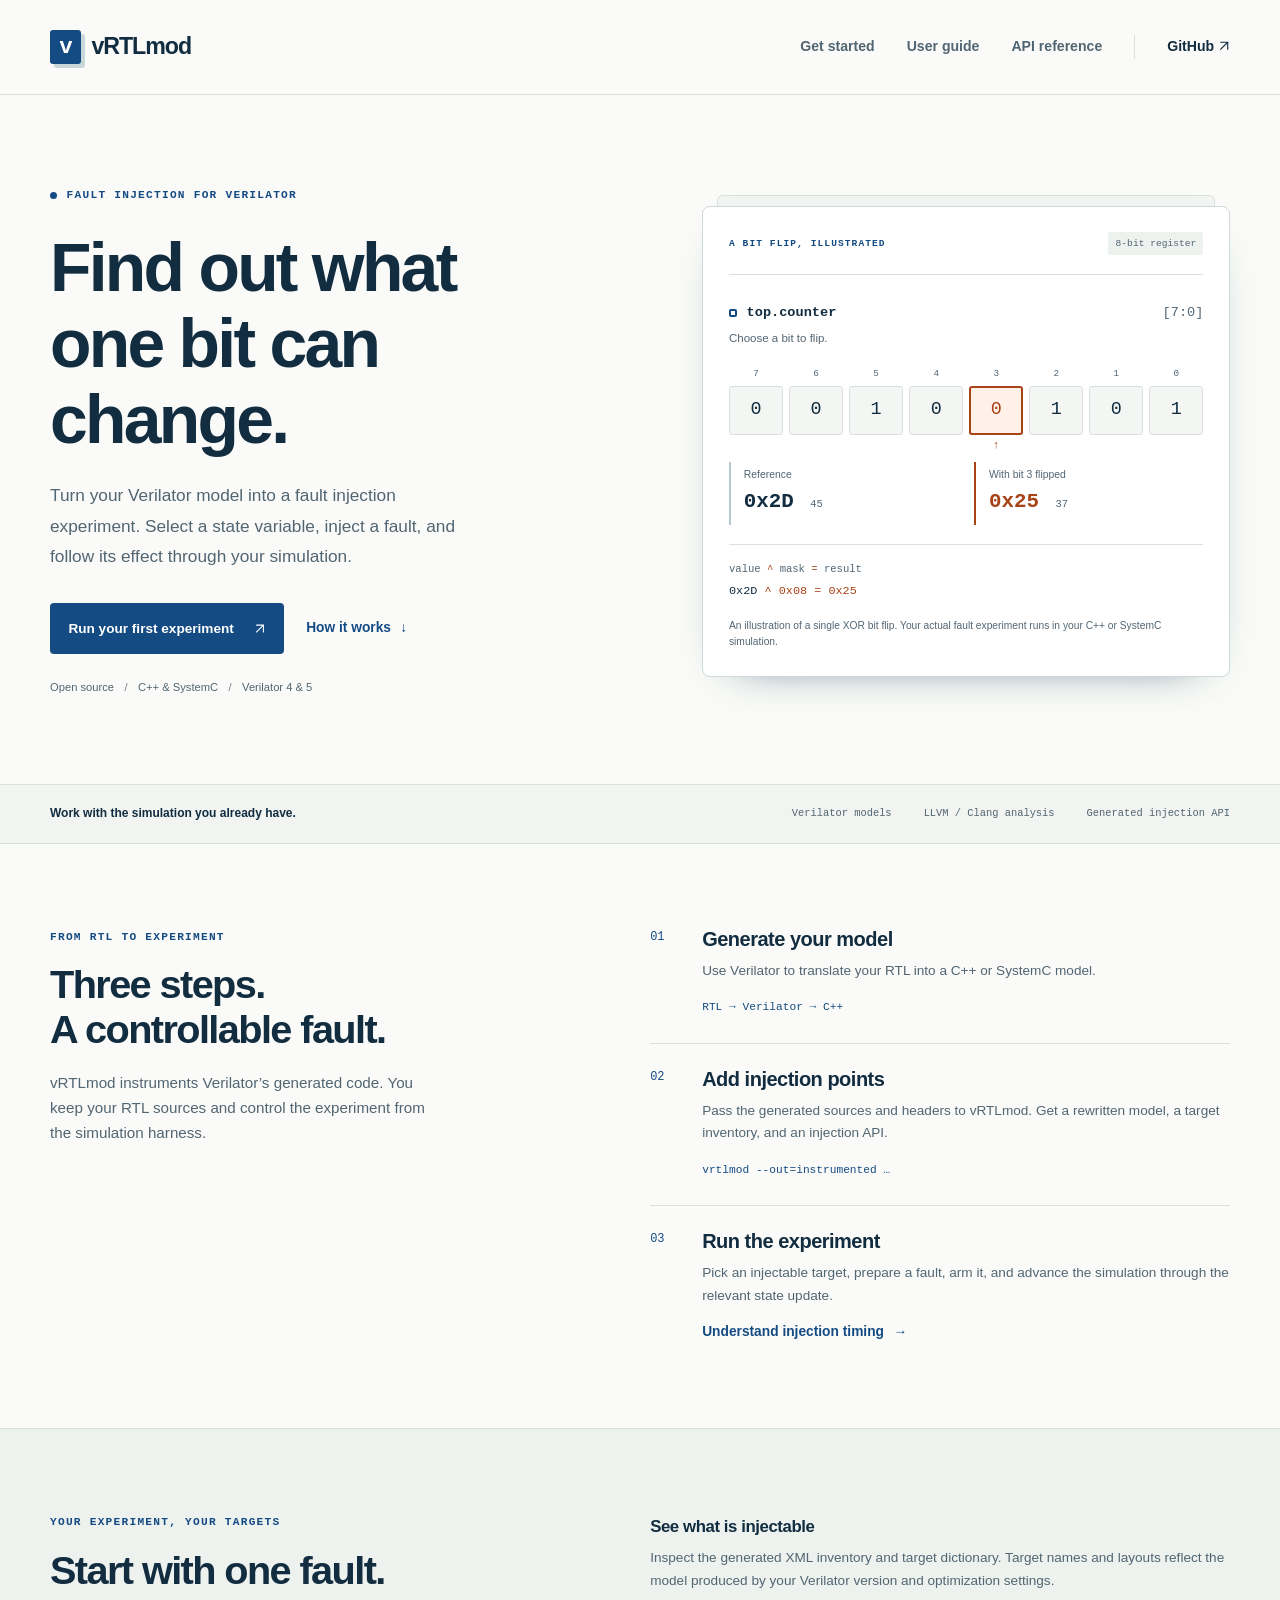
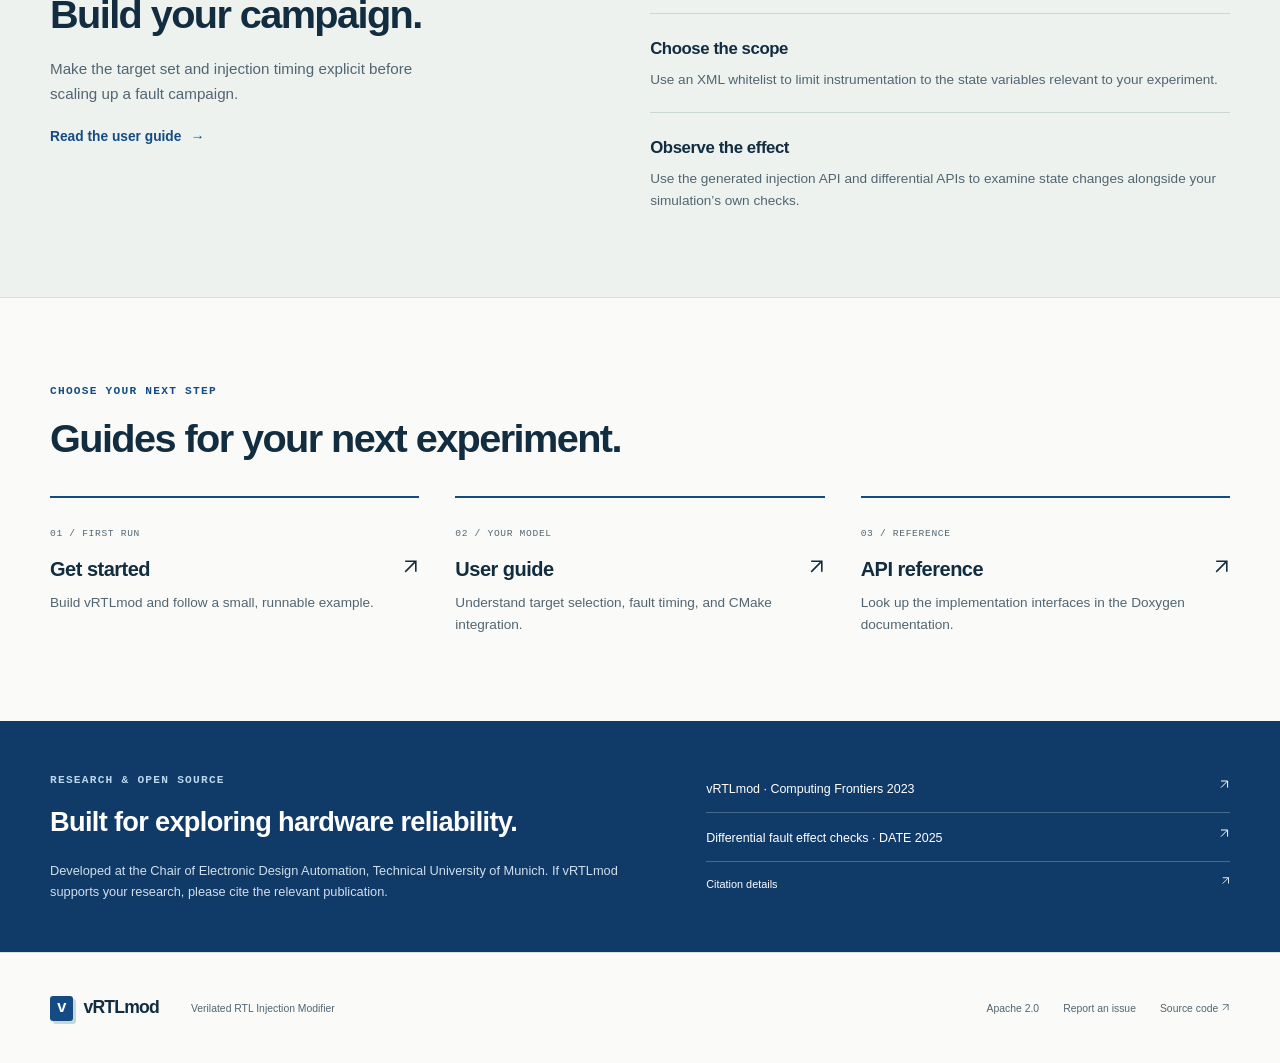
<file: docs/site/index.html>
<!doctype html>
<html lang="en">
<head>
  <meta charset="utf-8">
  <meta name="viewport" content="width=device-width, initial-scale=1">
  <meta name="description" content="Use vRTLmod to add fault injection to Verilator C++ and SystemC models. Get started, select injection targets, and run your first fault experiment.">
  <meta name="theme-color" content="#154b83">
  <title>vRTLmod — Fault injection for Verilator models</title>
  <link rel="icon" href="assets/vrtlmod-icon.svg" type="image/svg+xml">
  <link rel="stylesheet" href="assets/site.css">
  <script src="assets/site.js" defer></script>
</head>
<body>
  <a class="skip-link" href="#main">Skip to content</a>
  <header class="site-header">
    <div class="shell header-inner">
      <a class="brand" href="index.html" aria-label="vRTLmod home"><span class="brand-mark" aria-hidden="true">v</span>vRTLmod</a>
      <nav aria-label="Main">
        <a href="getting-started.html">Get started</a>
        <a href="using-vrtlmod.html">User guide</a>
        <a href="api/index.html">API reference</a>
        <a class="nav-external" href="https://github.com/tum-ei-eda/vrtlmod">GitHub <svg class="arrow" aria-hidden="true" viewBox="0 0 16 16" fill="none"><path d="M3 13 13 3M3 3h10v10" stroke="currentColor" stroke-width="1.5"/></svg></a>
      </nav>
    </div>
  </header>

  <main id="main">
    <section class="hero shell" aria-labelledby="hero-title">
      <div class="hero-copy">
        <p class="eyebrow"><span class="status-dot" aria-hidden="true"></span> Fault injection for Verilator</p>
        <h1 id="hero-title">Find out what<br>one bit can change.</h1>
        <p class="hero-description">Turn your Verilator model into a fault injection experiment. Select a state variable, inject a fault, and follow its effect through your simulation.</p>
        <div class="actions">
          <a class="button button-primary" href="getting-started.html">Run your first experiment <svg class="arrow" aria-hidden="true" viewBox="0 0 16 16" fill="none"><path d="M3 13 13 3M3 3h10v10" stroke="currentColor" stroke-width="1.5"/></svg></a>
          <a class="text-link" href="#workflow">How it works <span aria-hidden="true">↓</span></a>
        </div>
        <p class="hero-meta">Open source <span aria-hidden="true">/</span> C++ &amp; SystemC <span aria-hidden="true">/</span> Verilator 4 &amp; 5</p>
      </div>

      <div class="experiment" aria-labelledby="experiment-title">
        <div class="experiment-header">
          <span class="eyebrow" id="experiment-title">A bit flip, illustrated</span>
          <span class="experiment-tag">8-bit register</span>
        </div>
        <div class="experiment-signal"><span class="signal-dot" aria-hidden="true"></span> top.counter <span class="signal-type">[7:0]</span></div>
        <p class="experiment-prompt">Choose a bit to flip.</p>
        <div class="bit-labels" aria-hidden="true"><span>7</span><span>6</span><span>5</span><span>4</span><span>3</span><span>2</span><span>1</span><span>0</span></div>
        <div class="bit-register" role="group" aria-label="Select the bit to flip">
          <button type="button" class="bit" data-bit="7" aria-label="Flip bit 7" aria-pressed="false">0</button>
          <button type="button" class="bit" data-bit="6" aria-label="Flip bit 6" aria-pressed="false">0</button>
          <button type="button" class="bit" data-bit="5" aria-label="Flip bit 5" aria-pressed="false">1</button>
          <button type="button" class="bit" data-bit="4" aria-label="Flip bit 4" aria-pressed="false">0</button>
          <button type="button" class="bit selected" data-bit="3" aria-label="Flip bit 3" aria-pressed="true">0</button>
          <button type="button" class="bit" data-bit="2" aria-label="Flip bit 2" aria-pressed="false">1</button>
          <button type="button" class="bit" data-bit="1" aria-label="Flip bit 1" aria-pressed="false">0</button>
          <button type="button" class="bit" data-bit="0" aria-label="Flip bit 0" aria-pressed="false">1</button>
        </div>
        <div class="experiment-values" aria-live="polite" aria-atomic="true">
          <div><span class="value-label">Reference</span><span class="register-value">0x2D <small>45</small></span></div>
          <div class="injected-value"><span class="value-label">With bit <span data-selected-bit>3</span> flipped</span><span class="register-value"><span data-fault-hex>0x25</span> <small data-fault-decimal>37</small></span></div>
        </div>
        <div class="experiment-equation"><code>value <span>^</span> mask <span>=</span> result</code><code>0x2D <span>^</span> <span data-mask>0x08</span> <span>=</span> <span data-result>0x25</span></code></div>
        <p class="experiment-note">An illustration of a single XOR bit flip. Your actual fault experiment runs in your C++ or SystemC simulation.</p>
      </div>
    </section>

    <div class="compatibility-strip">
      <div class="shell compatibility-inner"><p>Work with the simulation you already have.</p><div><span>Verilator models</span><span>LLVM / Clang analysis</span><span>Generated injection API</span></div></div>
    </div>

    <section class="shell workflow section-space" id="workflow" aria-labelledby="workflow-title">
      <div class="section-heading"><p class="eyebrow">From RTL to experiment</p><h2 id="workflow-title">Three steps.<br>A controllable fault.</h2><p>vRTLmod instruments Verilator’s generated code. You keep your RTL sources and control the experiment from the simulation harness.</p></div>
      <ol class="workflow-steps">
        <li><span class="step-number">01</span><div><h3>Generate your model</h3><p>Use Verilator to translate your RTL into a C++ or SystemC model.</p><code class="inline-command">RTL → Verilator → C++</code></div></li>
        <li><span class="step-number">02</span><div><h3>Add injection points</h3><p>Pass the generated sources and headers to vRTLmod. Get a rewritten model, a target inventory, and an injection API.</p><code class="inline-command">vrtlmod --out=instrumented …</code></div></li>
        <li><span class="step-number">03</span><div><h3>Run the experiment</h3><p>Pick an injectable target, prepare a fault, arm it, and advance the simulation through the relevant state update.</p><a class="text-link" href="using-vrtlmod.html">Understand injection timing <span aria-hidden="true">→</span></a></div></li>
      </ol>
    </section>

    <section class="experiment-section section-space" aria-labelledby="explore-title">
      <div class="shell explore-layout">
        <div class="section-heading"><p class="eyebrow">Your experiment, your targets</p><h2 id="explore-title">Start with one fault.<br>Build your campaign.</h2><p>Make the target set and injection timing explicit before scaling up a fault campaign.</p><a class="text-link" href="using-vrtlmod.html">Read the user guide <span aria-hidden="true">→</span></a></div>
        <dl class="capability-list">
          <div><dt>See what is injectable</dt><dd>Inspect the generated XML inventory and target dictionary. Target names and layouts reflect the model produced by your Verilator version and optimization settings.</dd></div>
          <div><dt>Choose the scope</dt><dd>Use an XML whitelist to limit instrumentation to the state variables relevant to your experiment.</dd></div>
          <div><dt>Observe the effect</dt><dd>Use the generated injection API and differential APIs to examine state changes alongside your simulation’s own checks.</dd></div>
        </dl>
      </div>
    </section>

    <section class="shell resources section-space" aria-labelledby="resources-title">
      <div class="section-heading"><p class="eyebrow">Choose your next step</p><h2 id="resources-title">Guides for your next experiment.</h2></div>
      <div class="resource-links">
        <a href="getting-started.html"><span class="resource-index">01 / FIRST RUN</span><h3>Get started <svg class="arrow" aria-hidden="true" viewBox="0 0 16 16" fill="none"><path d="M3 13 13 3M3 3h10v10" stroke="currentColor" stroke-width="1.5"/></svg></h3><p>Build vRTLmod and follow a small, runnable example.</p></a>
        <a href="using-vrtlmod.html"><span class="resource-index">02 / YOUR MODEL</span><h3>User guide <svg class="arrow" aria-hidden="true" viewBox="0 0 16 16" fill="none"><path d="M3 13 13 3M3 3h10v10" stroke="currentColor" stroke-width="1.5"/></svg></h3><p>Understand target selection, fault timing, and CMake integration.</p></a>
        <a href="api/index.html"><span class="resource-index">03 / REFERENCE</span><h3>API reference <svg class="arrow" aria-hidden="true" viewBox="0 0 16 16" fill="none"><path d="M3 13 13 3M3 3h10v10" stroke="currentColor" stroke-width="1.5"/></svg></h3><p>Look up the implementation interfaces in the Doxygen documentation.</p></a>
      </div>
    </section>

    <section class="research-section" aria-labelledby="research-title">
      <div class="shell research-inner"><div><p class="eyebrow">Research &amp; open source</p><h2 id="research-title">Built for exploring hardware reliability.</h2><p>Developed at the Chair of Electronic Design Automation, Technical University of Munich. If vRTLmod supports your research, please cite the relevant publication.</p></div><div class="research-links"><a href="https://doi.org/10.1145/3587135.3591435">vRTLmod · Computing Frontiers 2023 <svg class="arrow" aria-hidden="true" viewBox="0 0 16 16" fill="none"><path d="M3 13 13 3M3 3h10v10" stroke="currentColor" stroke-width="1.5"/></svg></a><a href="https://doi.org/10.23919/DATE64628.2025.10993266">Differential fault effect checks · DATE 2025 <svg class="arrow" aria-hidden="true" viewBox="0 0 16 16" fill="none"><path d="M3 13 13 3M3 3h10v10" stroke="currentColor" stroke-width="1.5"/></svg></a><a href="https://github.com/tum-ei-eda/vrtlmod/blob/master/README.adoc#publications">Citation details <svg class="arrow" aria-hidden="true" viewBox="0 0 16 16" fill="none"><path d="M3 13 13 3M3 3h10v10" stroke="currentColor" stroke-width="1.5"/></svg></a></div></div>
    </section>
  </main>

  <footer class="site-footer"><div class="shell footer-inner"><a class="brand" href="index.html"><span class="brand-mark" aria-hidden="true">v</span>vRTLmod</a><p>Verilated RTL Injection Modifier</p><nav aria-label="Footer"><a href="https://github.com/tum-ei-eda/vrtlmod/blob/master/LICENSE">Apache 2.0</a><a href="https://github.com/tum-ei-eda/vrtlmod/issues">Report an issue</a><a href="https://github.com/tum-ei-eda/vrtlmod">Source code <svg class="arrow" aria-hidden="true" viewBox="0 0 16 16" fill="none"><path d="M3 13 13 3M3 3h10v10" stroke="currentColor" stroke-width="1.5"/></svg></a></nav></div></footer>
</body>
</html>
</file>
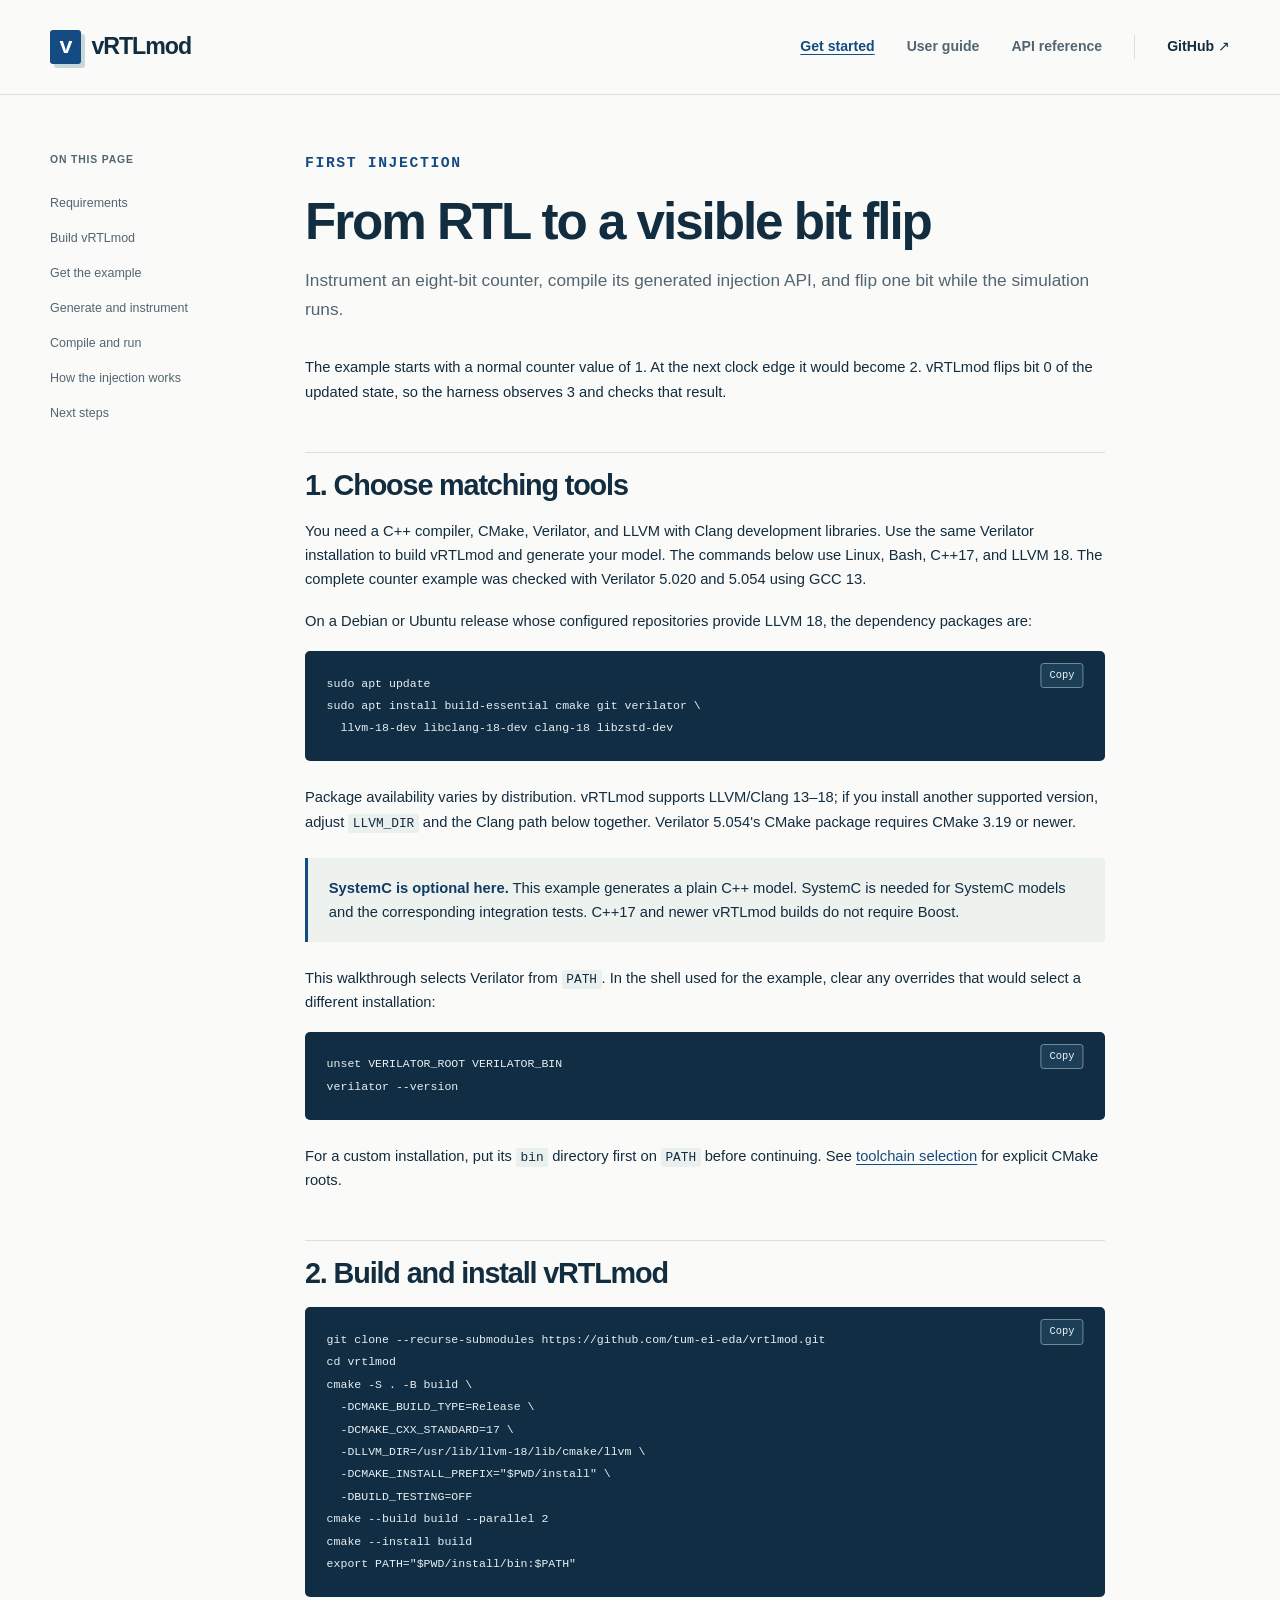
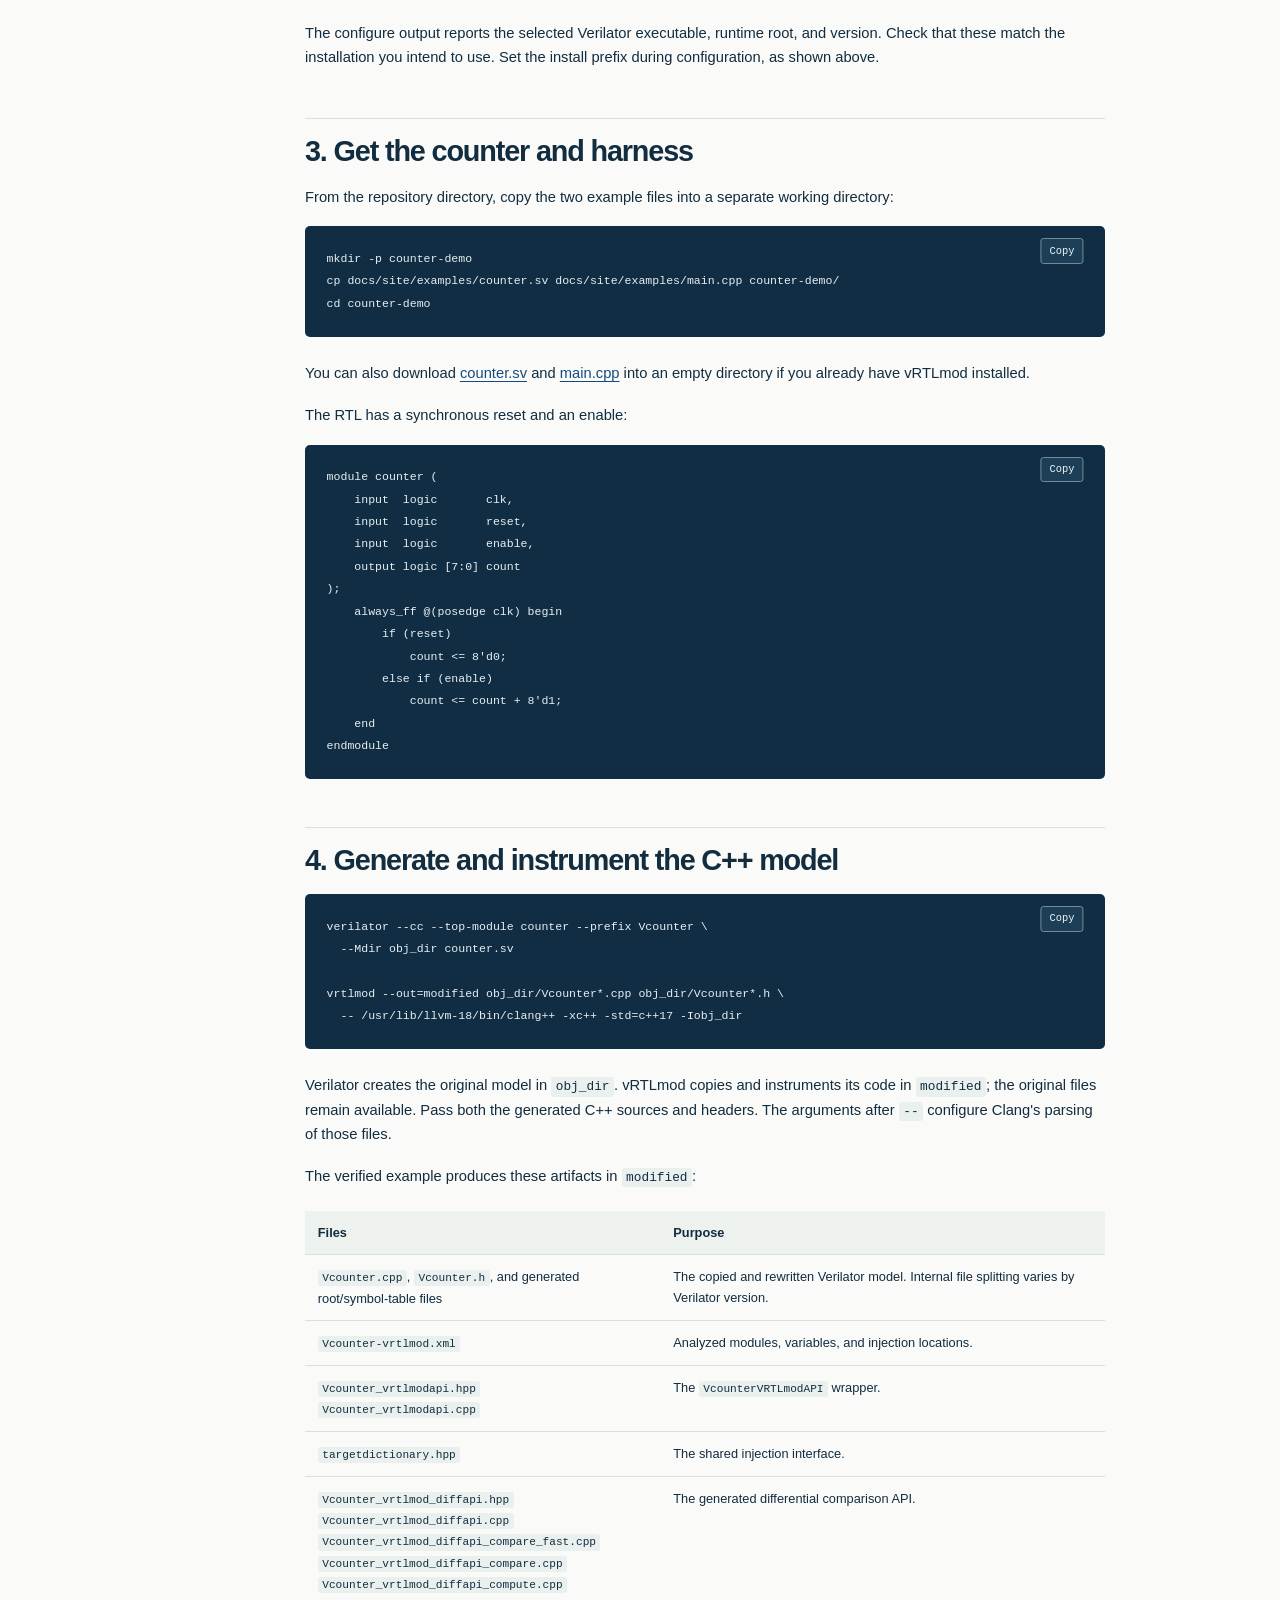
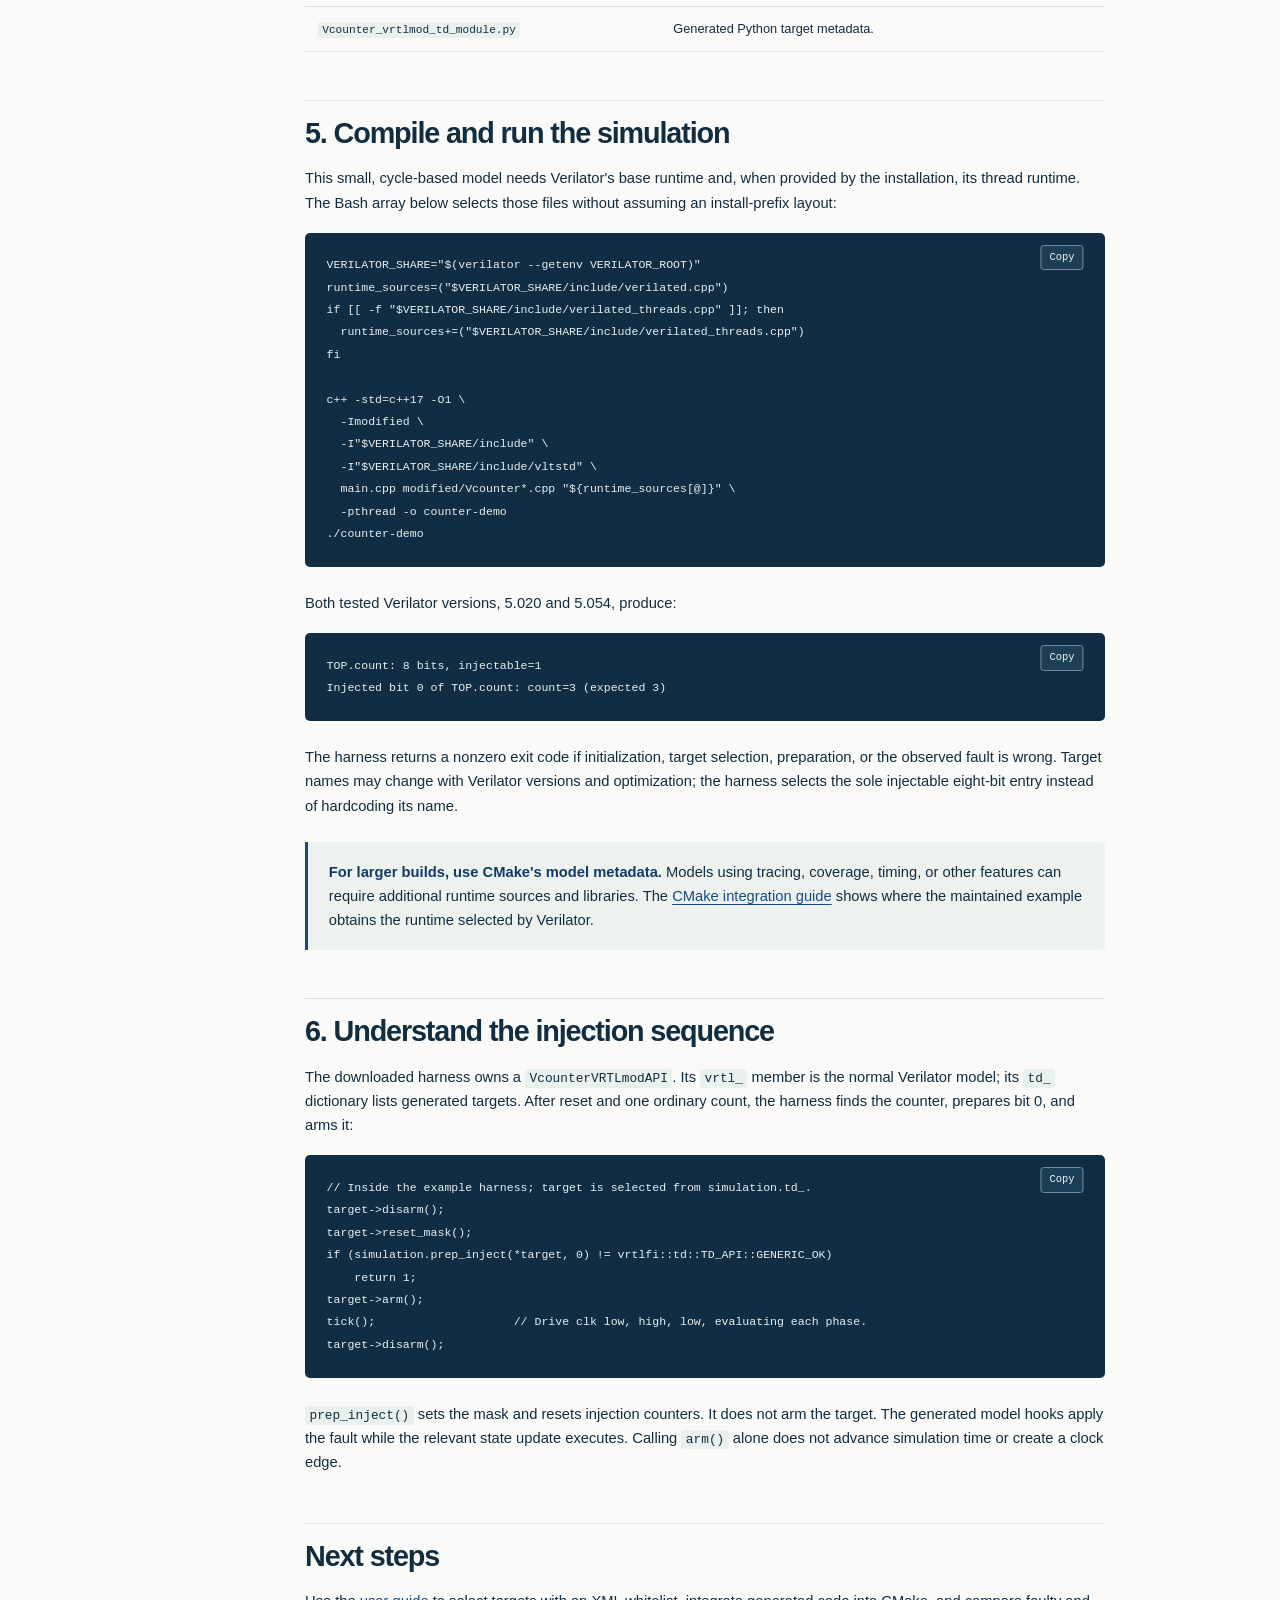
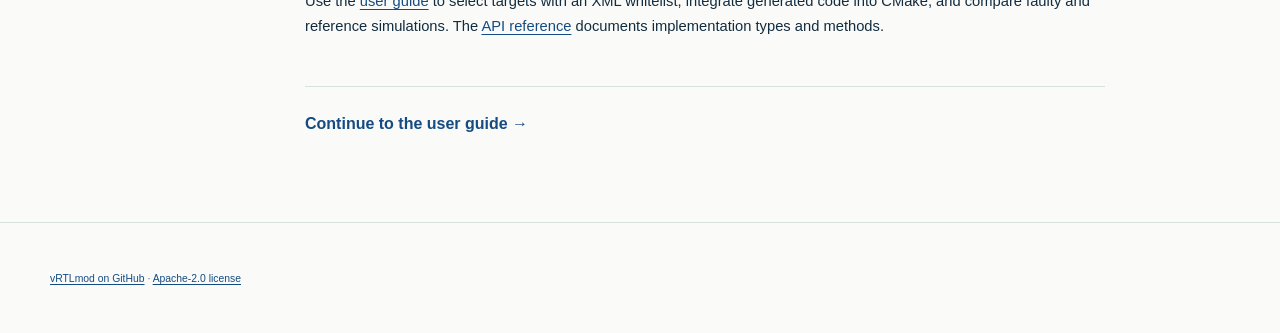
<file: docs/site/getting-started.html>
<!doctype html>
<html lang="en">
<head>
  <meta charset="utf-8">
  <meta name="viewport" content="width=device-width, initial-scale=1">
  <meta name="description" content="Build vRTLmod and inject your first bit flip into a small Verilator counter simulation.">
  <meta name="theme-color" content="#154b83">
  <title>Get started · vRTLmod</title>
  <link rel="icon" href="assets/vrtlmod-icon.svg" type="image/svg+xml">
  <link rel="stylesheet" href="assets/site.css">
  <script src="assets/site.js" defer></script>
</head>
<body class="docs-page">
  <a class="skip-link" href="#main">Skip to content</a>
  <header class="site-header">
    <div class="shell header-inner">
      <a class="brand" href="index.html"><span class="brand-mark" aria-hidden="true">v</span>vRTLmod</a>
      <nav aria-label="Main">
        <a href="getting-started.html" aria-current="page">Get started</a>
        <a href="using-vrtlmod.html">User guide</a>
        <a href="api/index.html">API reference</a>
        <a class="nav-external" href="https://github.com/tum-ei-eda/vrtlmod">GitHub <span aria-hidden="true">↗</span></a>
      </nav>
    </div>
  </header>
  <main class="shell docs-layout">
    <aside class="docs-nav" aria-label="On this page">
      <p>On this page</p>
      <a href="#requirements">Requirements</a>
      <a href="#build">Build vRTLmod</a>
      <a href="#example">Get the example</a>
      <a href="#generate">Generate and instrument</a>
      <a href="#run">Compile and run</a>
      <a href="#injection">How the injection works</a>
      <a href="#next">Next steps</a>
    </aside>
    <article class="docs-content" id="main">
      <p class="eyebrow">First injection</p>
      <h1>From RTL to a visible bit flip</h1>
      <p class="lead">Instrument an eight-bit counter, compile its generated injection API, and flip one bit while the simulation runs.</p>
      <p>The example starts with a normal counter value of 1. At the next clock edge it would become 2. vRTLmod flips bit 0 of the updated state, so the harness observes 3 and checks that result.</p>

      <h2 id="requirements">1. Choose matching tools</h2>
      <p>You need a C++ compiler, CMake, Verilator, and LLVM with Clang development libraries. Use the same Verilator installation to build vRTLmod and generate your model. The commands below use Linux, Bash, C++17, and LLVM 18. The complete counter example was checked with Verilator 5.020 and 5.054 using GCC 13.</p>
      <p>On a Debian or Ubuntu release whose configured repositories provide LLVM 18, the dependency packages are:</p>
      <pre><code class="language-bash">sudo apt update
sudo apt install build-essential cmake git verilator \
  llvm-18-dev libclang-18-dev clang-18 libzstd-dev</code></pre>
      <p>Package availability varies by distribution. vRTLmod supports LLVM/Clang 13–18; if you install another supported version, adjust <code>LLVM_DIR</code> and the Clang path below together. Verilator 5.054's CMake package requires CMake 3.19 or newer.</p>
      <div class="callout">
        <p><strong>SystemC is optional here.</strong> This example generates a plain C++ model. SystemC is needed for SystemC models and the corresponding integration tests. C++17 and newer vRTLmod builds do not require Boost.</p>
      </div>
      <p>This walkthrough selects Verilator from <code>PATH</code>. In the shell used for the example, clear any overrides that would select a different installation:</p>
      <pre><code class="language-bash">unset VERILATOR_ROOT VERILATOR_BIN
verilator --version</code></pre>
      <p>For a custom installation, put its <code>bin</code> directory first on <code>PATH</code> before continuing. See <a href="using-vrtlmod.html#toolchains">toolchain selection</a> for explicit CMake roots.</p>

      <h2 id="build">2. Build and install vRTLmod</h2>
      <pre><code class="language-bash">git clone --recurse-submodules https://github.com/tum-ei-eda/vrtlmod.git
cd vrtlmod
cmake -S . -B build \
  -DCMAKE_BUILD_TYPE=Release \
  -DCMAKE_CXX_STANDARD=17 \
  -DLLVM_DIR=/usr/lib/llvm-18/lib/cmake/llvm \
  -DCMAKE_INSTALL_PREFIX="$PWD/install" \
  -DBUILD_TESTING=OFF
cmake --build build --parallel 2
cmake --install build
export PATH="$PWD/install/bin:$PATH"</code></pre>
      <p>The configure output reports the selected Verilator executable, runtime root, and version. Check that these match the installation you intend to use. Set the install prefix during configuration, as shown above.</p>

      <h2 id="example">3. Get the counter and harness</h2>
      <p>From the repository directory, copy the two example files into a separate working directory:</p>
      <pre><code class="language-bash">mkdir -p counter-demo
cp docs/site/examples/counter.sv docs/site/examples/main.cpp counter-demo/
cd counter-demo</code></pre>
      <p>You can also download <a href="examples/counter.sv" download>counter.sv</a> and <a href="examples/main.cpp" download>main.cpp</a> into an empty directory if you already have vRTLmod installed.</p>
      <p>The RTL has a synchronous reset and an enable:</p>
      <pre><code class="language-systemverilog">module counter (
    input  logic       clk,
    input  logic       reset,
    input  logic       enable,
    output logic [7:0] count
);
    always_ff @(posedge clk) begin
        if (reset)
            count &lt;= 8'd0;
        else if (enable)
            count &lt;= count + 8'd1;
    end
endmodule</code></pre>

      <h2 id="generate">4. Generate and instrument the C++ model</h2>
      <pre><code class="language-bash">verilator --cc --top-module counter --prefix Vcounter \
  --Mdir obj_dir counter.sv

vrtlmod --out=modified obj_dir/Vcounter*.cpp obj_dir/Vcounter*.h \
  -- /usr/lib/llvm-18/bin/clang++ -xc++ -std=c++17 -Iobj_dir</code></pre>
      <p>Verilator creates the original model in <code>obj_dir</code>. vRTLmod copies and instruments its code in <code>modified</code>; the original files remain available. Pass both the generated C++ sources and headers. The arguments after <code>--</code> configure Clang's parsing of those files.</p>
      <p>The verified example produces these artifacts in <code>modified</code>:</p>
      <table>
        <thead><tr><th scope="col">Files</th><th scope="col">Purpose</th></tr></thead>
        <tbody>
          <tr><td><code>Vcounter.cpp</code>, <code>Vcounter.h</code>, and generated root/symbol-table files</td><td>The copied and rewritten Verilator model. Internal file splitting varies by Verilator version.</td></tr>
          <tr><td><code>Vcounter-vrtlmod.xml</code></td><td>Analyzed modules, variables, and injection locations.</td></tr>
          <tr><td><code>Vcounter_vrtlmodapi.hpp</code><br><code>Vcounter_vrtlmodapi.cpp</code></td><td>The <code>VcounterVRTLmodAPI</code> wrapper.</td></tr>
          <tr><td><code>targetdictionary.hpp</code></td><td>The shared injection interface.</td></tr>
          <tr><td><code>Vcounter_vrtlmod_diffapi.hpp</code><br><code>Vcounter_vrtlmod_diffapi.cpp</code><br><code>Vcounter_vrtlmod_diffapi_compare_fast.cpp</code><br><code>Vcounter_vrtlmod_diffapi_compare.cpp</code><br><code>Vcounter_vrtlmod_diffapi_compute.cpp</code></td><td>The generated differential comparison API.</td></tr>
          <tr><td><code>Vcounter_vrtlmod_td_module.py</code></td><td>Generated Python target metadata.</td></tr>
        </tbody>
      </table>

      <h2 id="run">5. Compile and run the simulation</h2>
      <p>This small, cycle-based model needs Verilator's base runtime and, when provided by the installation, its thread runtime. The Bash array below selects those files without assuming an install-prefix layout:</p>
      <pre><code class="language-bash">VERILATOR_SHARE="$(verilator --getenv VERILATOR_ROOT)"
runtime_sources=("$VERILATOR_SHARE/include/verilated.cpp")
if [[ -f "$VERILATOR_SHARE/include/verilated_threads.cpp" ]]; then
  runtime_sources+=("$VERILATOR_SHARE/include/verilated_threads.cpp")
fi

c++ -std=c++17 -O1 \
  -Imodified \
  -I"$VERILATOR_SHARE/include" \
  -I"$VERILATOR_SHARE/include/vltstd" \
  main.cpp modified/Vcounter*.cpp "${runtime_sources[@]}" \
  -pthread -o counter-demo
./counter-demo</code></pre>
      <p>Both tested Verilator versions, 5.020 and 5.054, produce:</p>
      <pre><code>TOP.count: 8 bits, injectable=1
Injected bit 0 of TOP.count: count=3 (expected 3)</code></pre>
      <p>The harness returns a nonzero exit code if initialization, target selection, preparation, or the observed fault is wrong. Target names may change with Verilator versions and optimization; the harness selects the sole injectable eight-bit entry instead of hardcoding its name.</p>
      <div class="callout">
        <p><strong>For larger builds, use CMake's model metadata.</strong> Models using tracing, coverage, timing, or other features can require additional runtime sources and libraries. The <a href="using-vrtlmod.html#cmake">CMake integration guide</a> shows where the maintained example obtains the runtime selected by Verilator.</p>
      </div>

      <h2 id="injection">6. Understand the injection sequence</h2>
      <p>The downloaded harness owns a <code>VcounterVRTLmodAPI</code>. Its <code>vrtl_</code> member is the normal Verilator model; its <code>td_</code> dictionary lists generated targets. After reset and one ordinary count, the harness finds the counter, prepares bit 0, and arms it:</p>
      <pre><code class="language-cpp">// Inside the example harness; target is selected from simulation.td_.
target-&gt;disarm();
target-&gt;reset_mask();
if (simulation.prep_inject(*target, 0) != vrtlfi::td::TD_API::GENERIC_OK)
    return 1;
target-&gt;arm();
tick();                    // Drive clk low, high, low, evaluating each phase.
target-&gt;disarm();</code></pre>
      <p><code>prep_inject()</code> sets the mask and resets injection counters. It does not arm the target. The generated model hooks apply the fault while the relevant state update executes. Calling <code>arm()</code> alone does not advance simulation time or create a clock edge.</p>

      <h2 id="next">Next steps</h2>
      <p>Use the <a href="using-vrtlmod.html">user guide</a> to select targets with an XML whitelist, integrate generated code into CMake, and compare faulty and reference simulations. The <a href="api/index.html">API reference</a> documents implementation types and methods.</p>
      <a class="next-link" href="using-vrtlmod.html">Continue to the user guide →</a>
    </article>
  </main>
  <footer class="site-footer">
    <div class="shell footer-inner">
      <p><a href="https://github.com/tum-ei-eda/vrtlmod">vRTLmod on GitHub</a> · <a href="https://github.com/tum-ei-eda/vrtlmod/blob/master/LICENSE">Apache-2.0 license</a></p>
    </div>
  </footer>
</body>
</html>
</file>
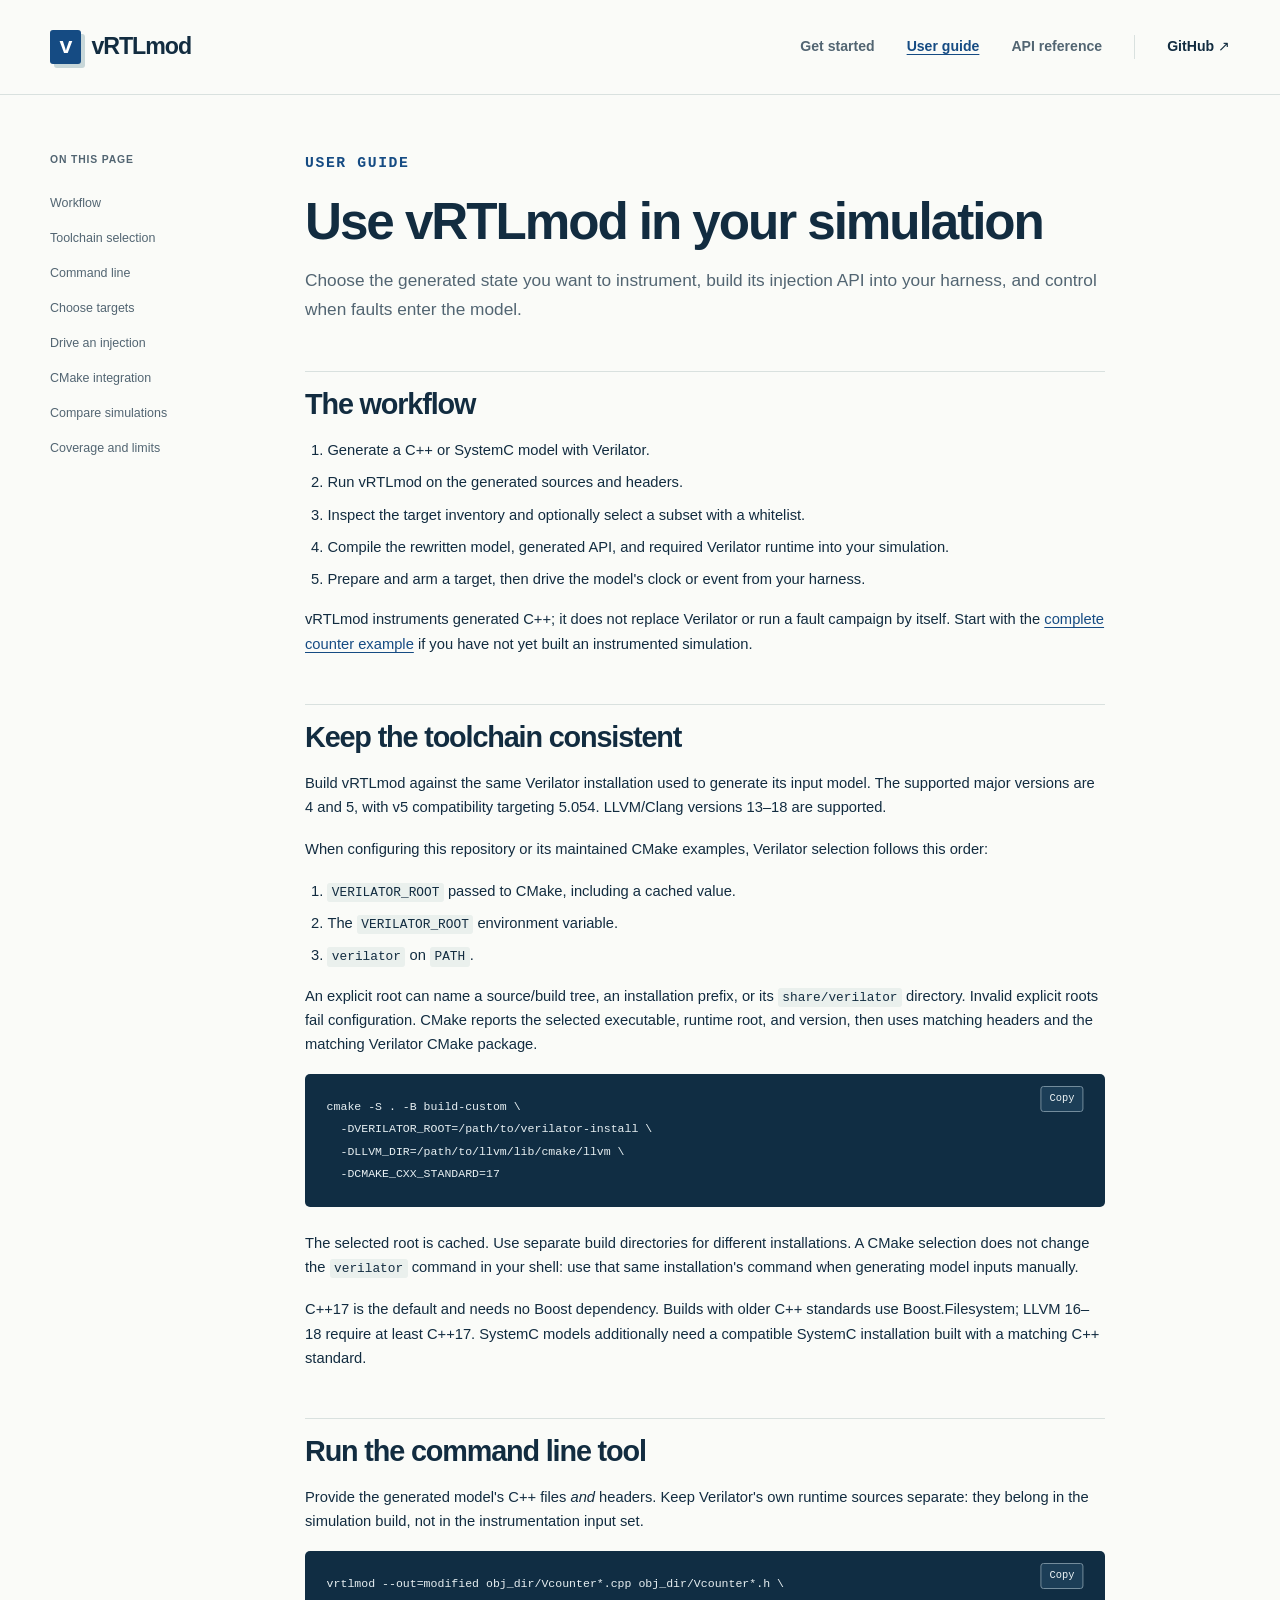
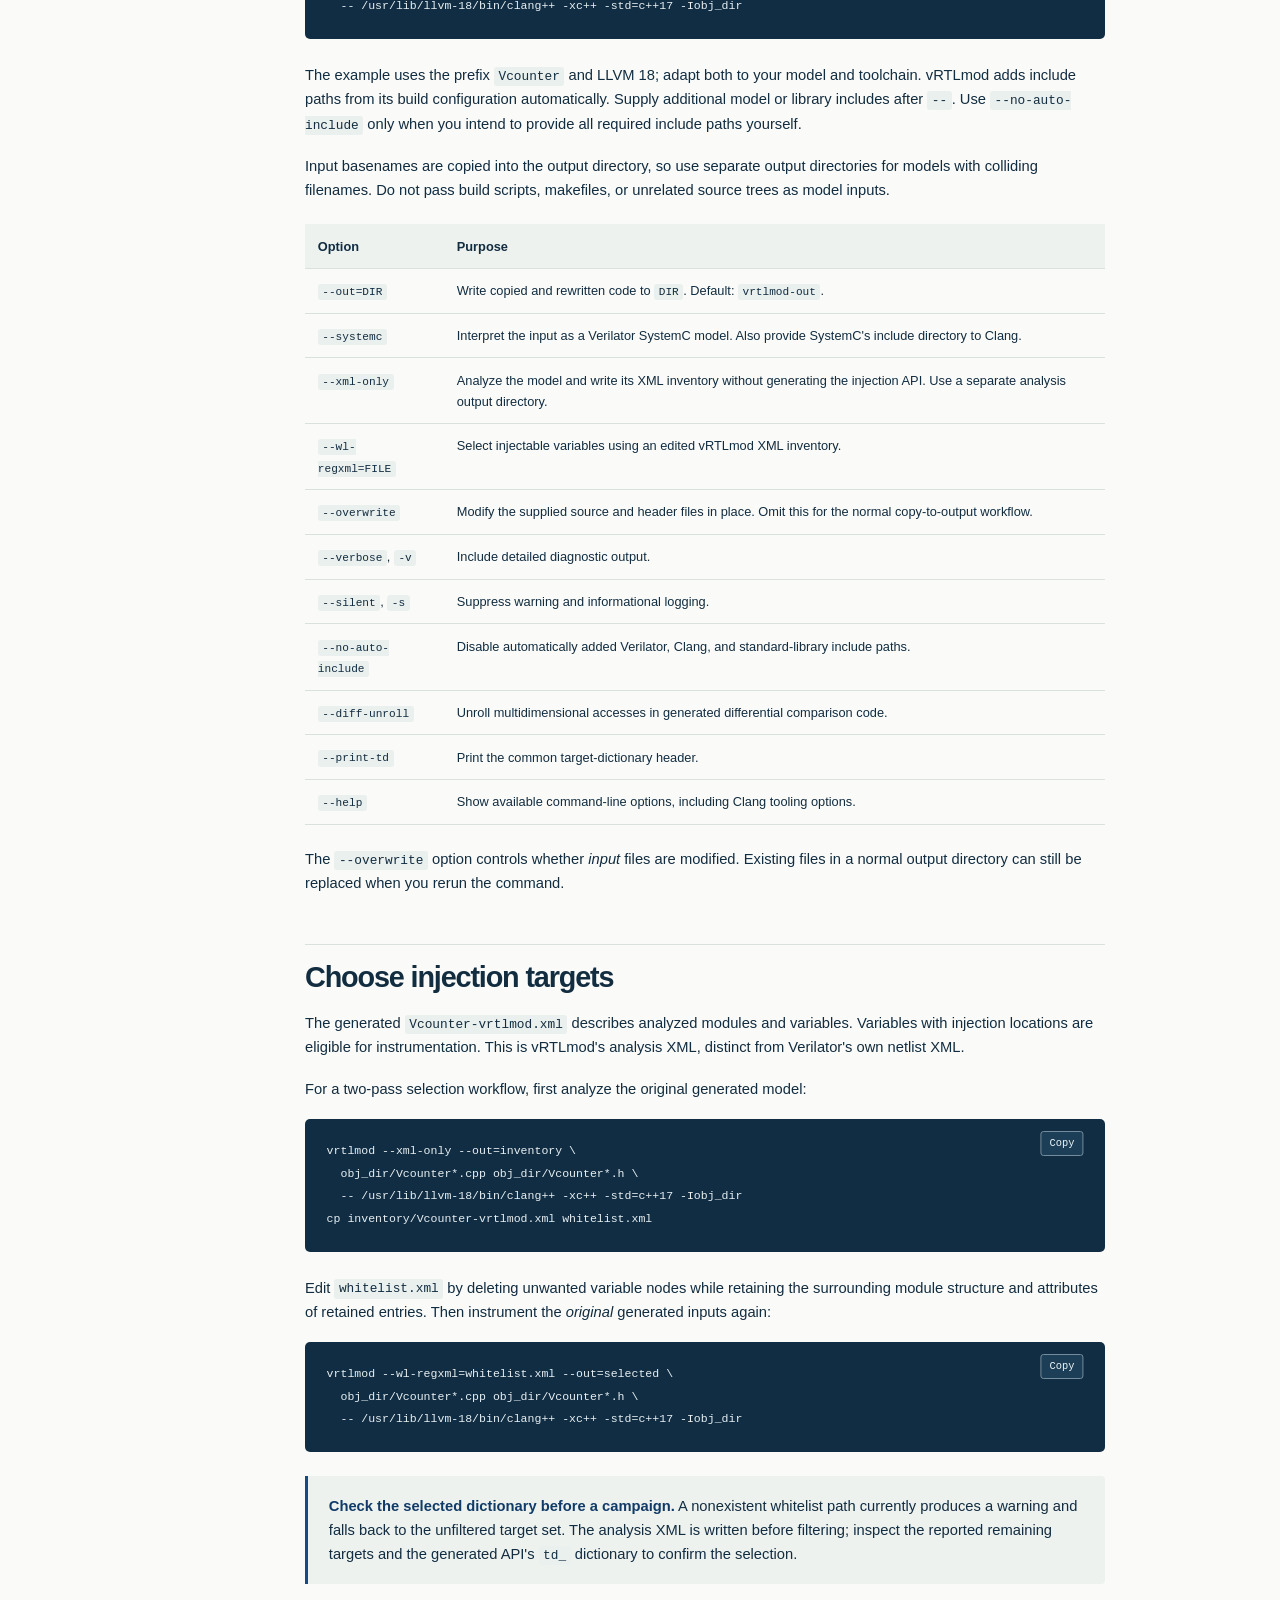
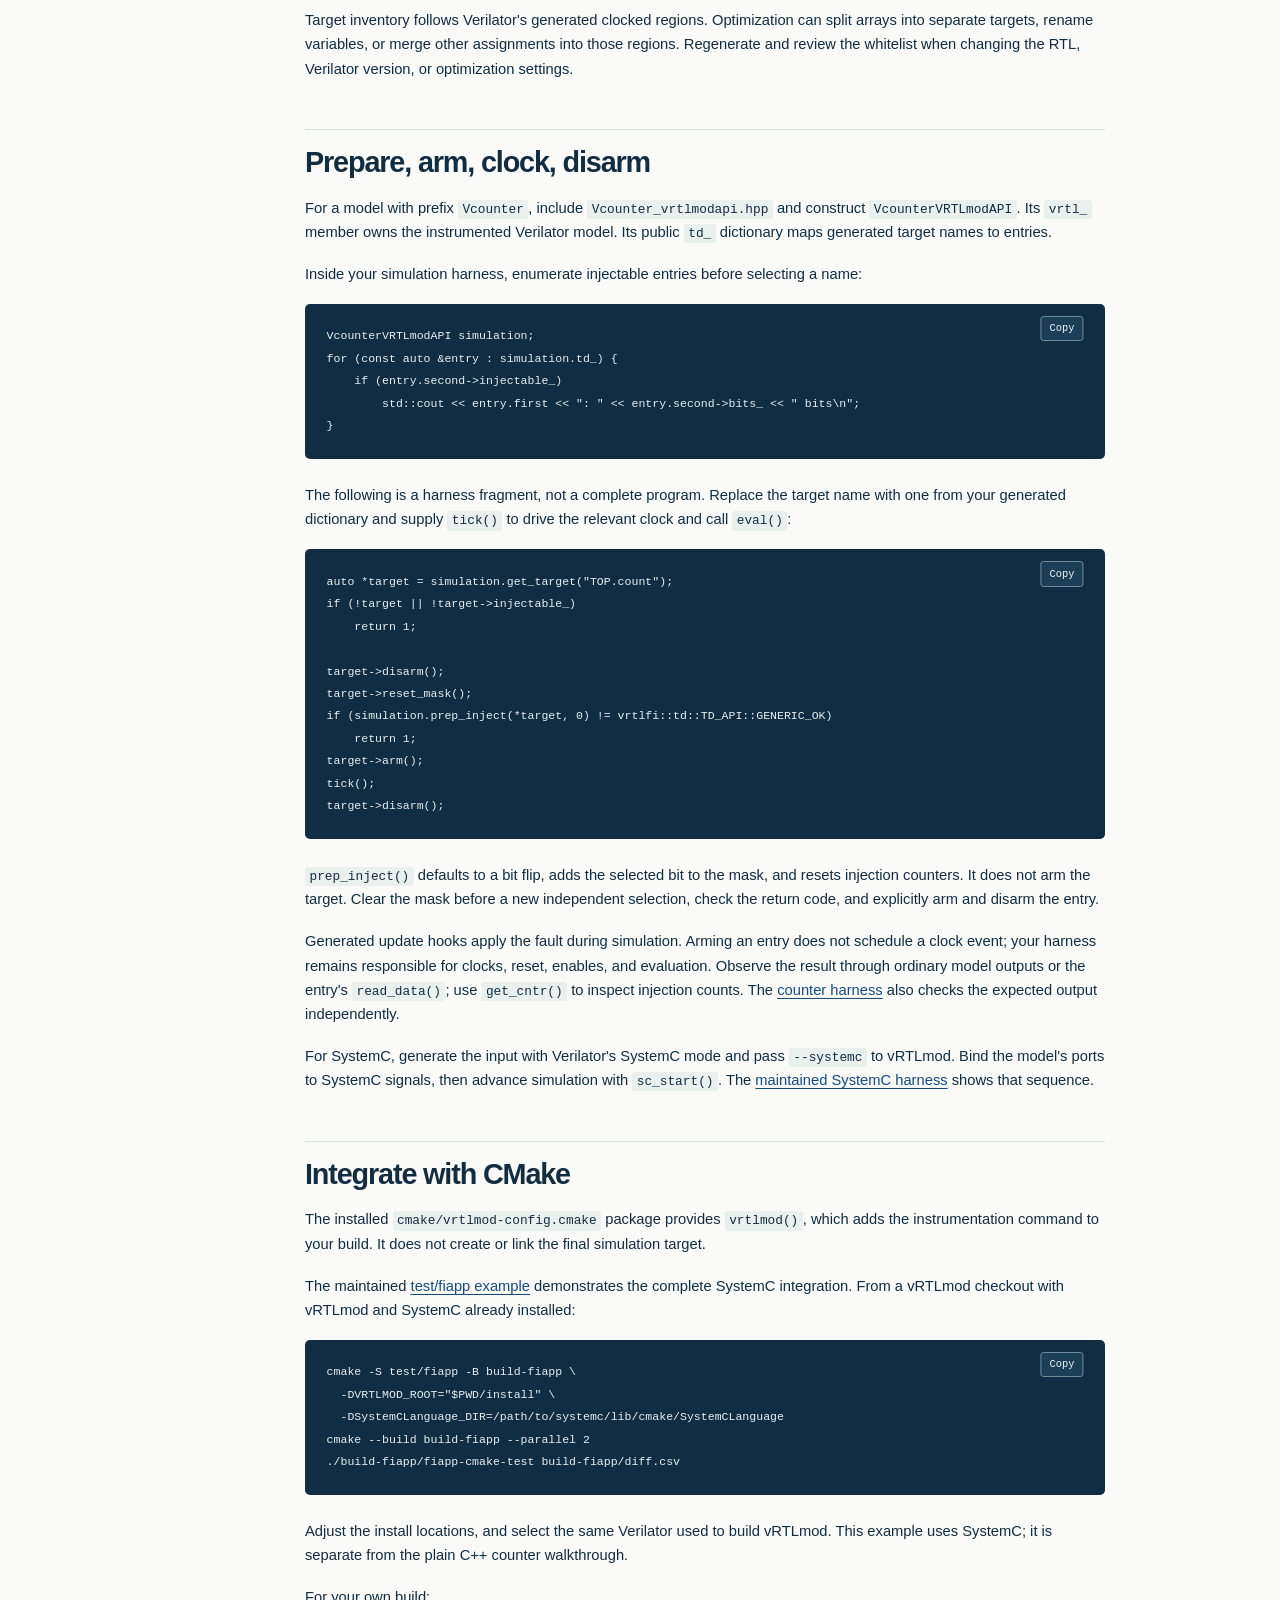
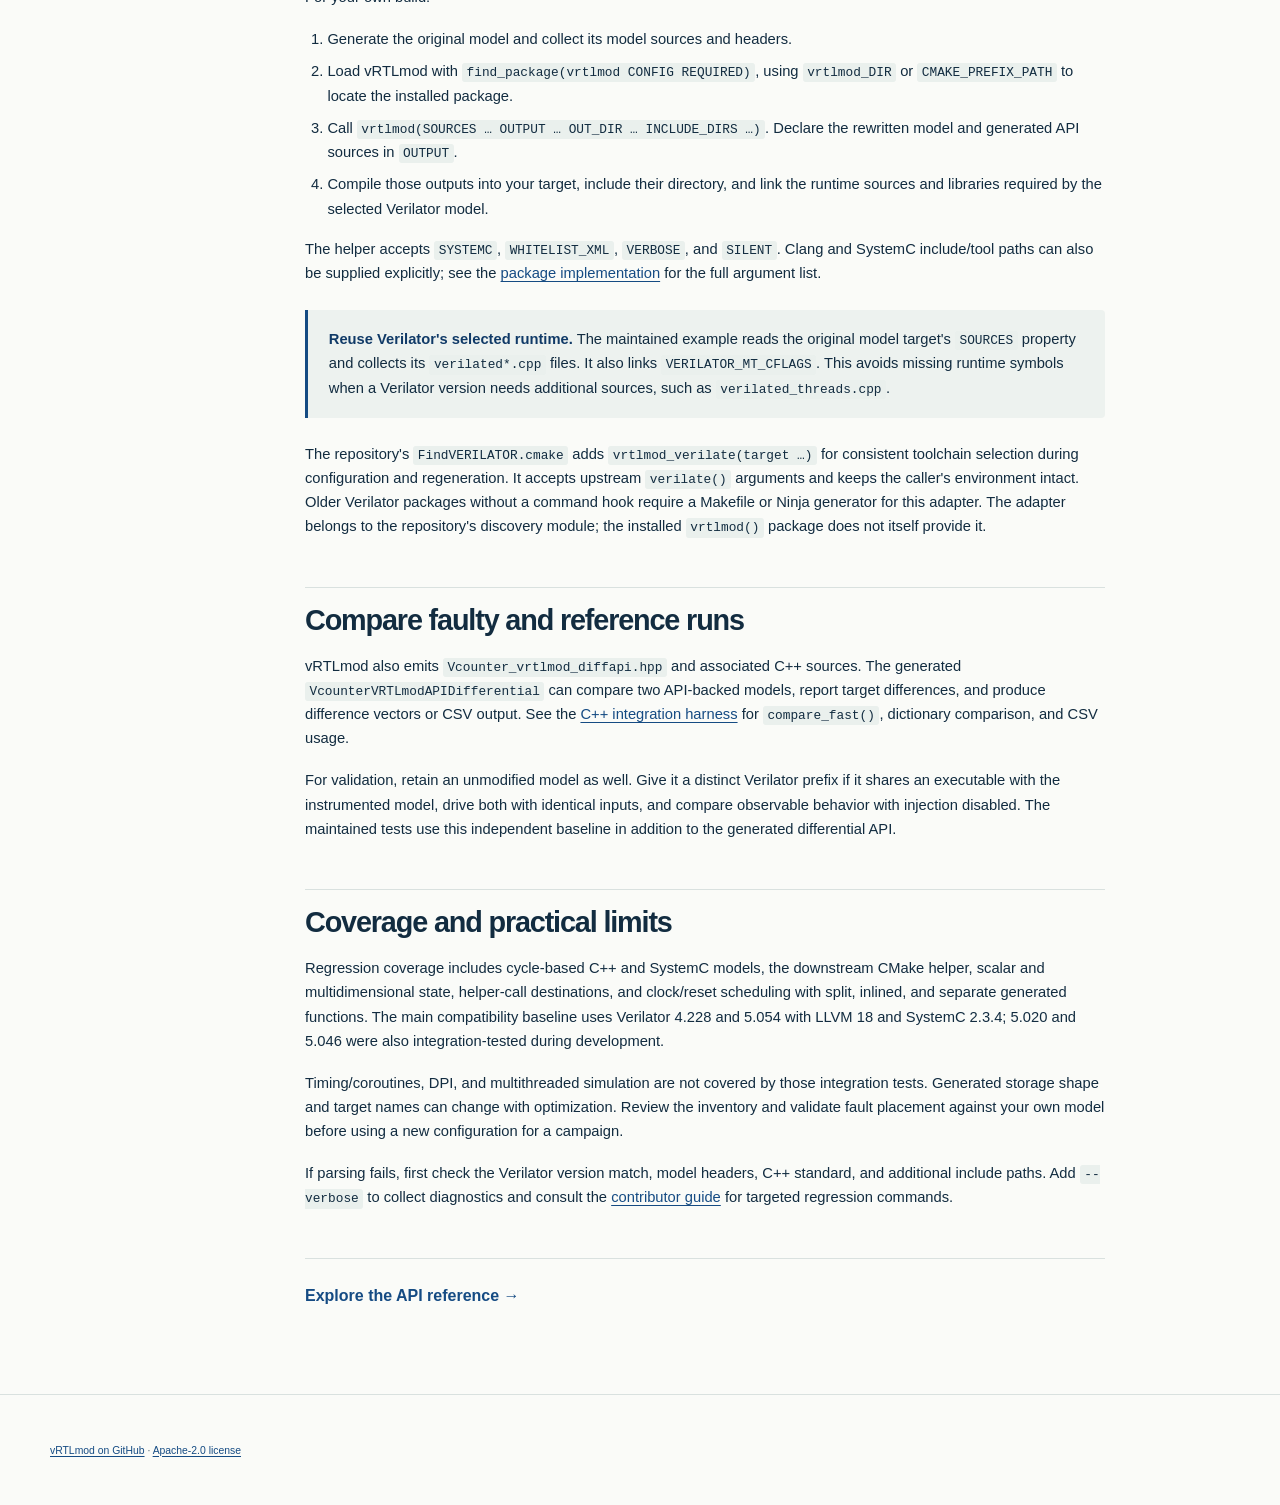
<file: docs/site/using-vrtlmod.html>
<!doctype html>
<html lang="en">
<head>
  <meta charset="utf-8">
  <meta name="viewport" content="width=device-width, initial-scale=1">
  <meta name="description" content="Use vRTLmod's command line, XML target selection, generated injection API, and CMake integration.">
  <meta name="theme-color" content="#154b83">
  <title>User guide · vRTLmod</title>
  <link rel="icon" href="assets/vrtlmod-icon.svg" type="image/svg+xml">
  <link rel="stylesheet" href="assets/site.css">
  <script src="assets/site.js" defer></script>
</head>
<body class="docs-page">
  <a class="skip-link" href="#main">Skip to content</a>
  <header class="site-header">
    <div class="shell header-inner">
      <a class="brand" href="index.html"><span class="brand-mark" aria-hidden="true">v</span>vRTLmod</a>
      <nav aria-label="Main">
        <a href="getting-started.html">Get started</a>
        <a href="using-vrtlmod.html" aria-current="page">User guide</a>
        <a href="api/index.html">API reference</a>
        <a class="nav-external" href="https://github.com/tum-ei-eda/vrtlmod">GitHub <span aria-hidden="true">↗</span></a>
      </nav>
    </div>
  </header>
  <main class="shell docs-layout">
    <aside class="docs-nav" aria-label="On this page">
      <p>On this page</p>
      <a href="#workflow">Workflow</a>
      <a href="#toolchains">Toolchain selection</a>
      <a href="#cli">Command line</a>
      <a href="#targets">Choose targets</a>
      <a href="#api">Drive an injection</a>
      <a href="#cmake">CMake integration</a>
      <a href="#comparison">Compare simulations</a>
      <a href="#limits">Coverage and limits</a>
    </aside>
    <article class="docs-content" id="main">
      <p class="eyebrow">User guide</p>
      <h1>Use vRTLmod in your simulation</h1>
      <p class="lead">Choose the generated state you want to instrument, build its injection API into your harness, and control when faults enter the model.</p>

      <h2 id="workflow">The workflow</h2>
      <ol>
        <li>Generate a C++ or SystemC model with Verilator.</li>
        <li>Run vRTLmod on the generated sources and headers.</li>
        <li>Inspect the target inventory and optionally select a subset with a whitelist.</li>
        <li>Compile the rewritten model, generated API, and required Verilator runtime into your simulation.</li>
        <li>Prepare and arm a target, then drive the model's clock or event from your harness.</li>
      </ol>
      <p>vRTLmod instruments generated C++; it does not replace Verilator or run a fault campaign by itself. Start with the <a href="getting-started.html">complete counter example</a> if you have not yet built an instrumented simulation.</p>

      <h2 id="toolchains">Keep the toolchain consistent</h2>
      <p>Build vRTLmod against the same Verilator installation used to generate its input model. The supported major versions are 4 and 5, with v5 compatibility targeting 5.054. LLVM/Clang versions 13–18 are supported.</p>
      <p>When configuring this repository or its maintained CMake examples, Verilator selection follows this order:</p>
      <ol>
        <li><code>VERILATOR_ROOT</code> passed to CMake, including a cached value.</li>
        <li>The <code>VERILATOR_ROOT</code> environment variable.</li>
        <li><code>verilator</code> on <code>PATH</code>.</li>
      </ol>
      <p>An explicit root can name a source/build tree, an installation prefix, or its <code>share/verilator</code> directory. Invalid explicit roots fail configuration. CMake reports the selected executable, runtime root, and version, then uses matching headers and the matching Verilator CMake package.</p>
      <pre><code class="language-bash">cmake -S . -B build-custom \
  -DVERILATOR_ROOT=/path/to/verilator-install \
  -DLLVM_DIR=/path/to/llvm/lib/cmake/llvm \
  -DCMAKE_CXX_STANDARD=17</code></pre>
      <p>The selected root is cached. Use separate build directories for different installations. A CMake selection does not change the <code>verilator</code> command in your shell: use that same installation's command when generating model inputs manually.</p>
      <p>C++17 is the default and needs no Boost dependency. Builds with older C++ standards use Boost.Filesystem; LLVM 16–18 require at least C++17. SystemC models additionally need a compatible SystemC installation built with a matching C++ standard.</p>

      <h2 id="cli">Run the command line tool</h2>
      <p>Provide the generated model's C++ files <em>and</em> headers. Keep Verilator's own runtime sources separate: they belong in the simulation build, not in the instrumentation input set.</p>
      <pre><code class="language-bash">vrtlmod --out=modified obj_dir/Vcounter*.cpp obj_dir/Vcounter*.h \
  -- /usr/lib/llvm-18/bin/clang++ -xc++ -std=c++17 -Iobj_dir</code></pre>
      <p>The example uses the prefix <code>Vcounter</code> and LLVM 18; adapt both to your model and toolchain. vRTLmod adds include paths from its build configuration automatically. Supply additional model or library includes after <code>--</code>. Use <code>--no-auto-include</code> only when you intend to provide all required include paths yourself.</p>
      <p>Input basenames are copied into the output directory, so use separate output directories for models with colliding filenames. Do not pass build scripts, makefiles, or unrelated source trees as model inputs.</p>
      <table>
        <thead><tr><th scope="col">Option</th><th scope="col">Purpose</th></tr></thead>
        <tbody>
          <tr><td><code>--out=DIR</code></td><td>Write copied and rewritten code to <code>DIR</code>. Default: <code>vrtlmod-out</code>.</td></tr>
          <tr><td><code>--systemc</code></td><td>Interpret the input as a Verilator SystemC model. Also provide SystemC's include directory to Clang.</td></tr>
          <tr><td><code>--xml-only</code></td><td>Analyze the model and write its XML inventory without generating the injection API. Use a separate analysis output directory.</td></tr>
          <tr><td><code>--wl-regxml=FILE</code></td><td>Select injectable variables using an edited vRTLmod XML inventory.</td></tr>
          <tr><td><code>--overwrite</code></td><td>Modify the supplied source and header files in place. Omit this for the normal copy-to-output workflow.</td></tr>
          <tr><td><code>--verbose</code>, <code>-v</code></td><td>Include detailed diagnostic output.</td></tr>
          <tr><td><code>--silent</code>, <code>-s</code></td><td>Suppress warning and informational logging.</td></tr>
          <tr><td><code>--no-auto-include</code></td><td>Disable automatically added Verilator, Clang, and standard-library include paths.</td></tr>
          <tr><td><code>--diff-unroll</code></td><td>Unroll multidimensional accesses in generated differential comparison code.</td></tr>
          <tr><td><code>--print-td</code></td><td>Print the common target-dictionary header.</td></tr>
          <tr><td><code>--help</code></td><td>Show available command-line options, including Clang tooling options.</td></tr>
        </tbody>
      </table>
      <p>The <code>--overwrite</code> option controls whether <em>input</em> files are modified. Existing files in a normal output directory can still be replaced when you rerun the command.</p>

      <h2 id="targets">Choose injection targets</h2>
      <p>The generated <code>Vcounter-vrtlmod.xml</code> describes analyzed modules and variables. Variables with injection locations are eligible for instrumentation. This is vRTLmod's analysis XML, distinct from Verilator's own netlist XML.</p>
      <p>For a two-pass selection workflow, first analyze the original generated model:</p>
      <pre><code class="language-bash">vrtlmod --xml-only --out=inventory \
  obj_dir/Vcounter*.cpp obj_dir/Vcounter*.h \
  -- /usr/lib/llvm-18/bin/clang++ -xc++ -std=c++17 -Iobj_dir
cp inventory/Vcounter-vrtlmod.xml whitelist.xml</code></pre>
      <p>Edit <code>whitelist.xml</code> by deleting unwanted variable nodes while retaining the surrounding module structure and attributes of retained entries. Then instrument the <em>original</em> generated inputs again:</p>
      <pre><code class="language-bash">vrtlmod --wl-regxml=whitelist.xml --out=selected \
  obj_dir/Vcounter*.cpp obj_dir/Vcounter*.h \
  -- /usr/lib/llvm-18/bin/clang++ -xc++ -std=c++17 -Iobj_dir</code></pre>
      <div class="callout">
        <p><strong>Check the selected dictionary before a campaign.</strong> A nonexistent whitelist path currently produces a warning and falls back to the unfiltered target set. The analysis XML is written before filtering; inspect the reported remaining targets and the generated API's <code>td_</code> dictionary to confirm the selection.</p>
      </div>
      <p>Target inventory follows Verilator's generated clocked regions. Optimization can split arrays into separate targets, rename variables, or merge other assignments into those regions. Regenerate and review the whitelist when changing the RTL, Verilator version, or optimization settings.</p>

      <h2 id="api">Prepare, arm, clock, disarm</h2>
      <p>For a model with prefix <code>Vcounter</code>, include <code>Vcounter_vrtlmodapi.hpp</code> and construct <code>VcounterVRTLmodAPI</code>. Its <code>vrtl_</code> member owns the instrumented Verilator model. Its public <code>td_</code> dictionary maps generated target names to entries.</p>
      <p>Inside your simulation harness, enumerate injectable entries before selecting a name:</p>
      <pre><code class="language-cpp">VcounterVRTLmodAPI simulation;
for (const auto &amp;entry : simulation.td_) {
    if (entry.second-&gt;injectable_)
        std::cout &lt;&lt; entry.first &lt;&lt; ": " &lt;&lt; entry.second-&gt;bits_ &lt;&lt; " bits\n";
}</code></pre>
      <p>The following is a harness fragment, not a complete program. Replace the target name with one from your generated dictionary and supply <code>tick()</code> to drive the relevant clock and call <code>eval()</code>:</p>
      <pre><code class="language-cpp">auto *target = simulation.get_target("TOP.count");
if (!target || !target-&gt;injectable_)
    return 1;

target-&gt;disarm();
target-&gt;reset_mask();
if (simulation.prep_inject(*target, 0) != vrtlfi::td::TD_API::GENERIC_OK)
    return 1;
target-&gt;arm();
tick();
target-&gt;disarm();</code></pre>
      <p><code>prep_inject()</code> defaults to a bit flip, adds the selected bit to the mask, and resets injection counters. It does not arm the target. Clear the mask before a new independent selection, check the return code, and explicitly arm and disarm the entry.</p>
      <p>Generated update hooks apply the fault during simulation. Arming an entry does not schedule a clock event; your harness remains responsible for clocks, reset, enables, and evaluation. Observe the result through ordinary model outputs or the entry's <code>read_data()</code>; use <code>get_cntr()</code> to inspect injection counts. The <a href="examples/main.cpp" download>counter harness</a> also checks the expected output independently.</p>
      <p>For SystemC, generate the input with Verilator's SystemC mode and pass <code>--systemc</code> to vRTLmod. Bind the model's ports to SystemC signals, then advance simulation with <code>sc_start()</code>. The <a href="https://github.com/tum-ei-eda/vrtlmod/blob/master/test/fiapp/sc_fiapp_test.cpp">maintained SystemC harness</a> shows that sequence.</p>

      <h2 id="cmake">Integrate with CMake</h2>
      <p>The installed <code>cmake/vrtlmod-config.cmake</code> package provides <code>vrtlmod()</code>, which adds the instrumentation command to your build. It does not create or link the final simulation target.</p>
      <p>The maintained <a href="https://github.com/tum-ei-eda/vrtlmod/blob/master/test/fiapp/CMakeLists.txt">test/fiapp example</a> demonstrates the complete SystemC integration. From a vRTLmod checkout with vRTLmod and SystemC already installed:</p>
      <pre><code class="language-bash">cmake -S test/fiapp -B build-fiapp \
  -DVRTLMOD_ROOT="$PWD/install" \
  -DSystemCLanguage_DIR=/path/to/systemc/lib/cmake/SystemCLanguage
cmake --build build-fiapp --parallel 2
./build-fiapp/fiapp-cmake-test build-fiapp/diff.csv</code></pre>
      <p>Adjust the install locations, and select the same Verilator used to build vRTLmod. This example uses SystemC; it is separate from the plain C++ counter walkthrough.</p>
      <p>For your own build:</p>
      <ol>
        <li>Generate the original model and collect its model sources and headers.</li>
        <li>Load vRTLmod with <code>find_package(vrtlmod CONFIG REQUIRED)</code>, using <code>vrtlmod_DIR</code> or <code>CMAKE_PREFIX_PATH</code> to locate the installed package.</li>
        <li>Call <code>vrtlmod(SOURCES … OUTPUT … OUT_DIR … INCLUDE_DIRS …)</code>. Declare the rewritten model and generated API sources in <code>OUTPUT</code>.</li>
        <li>Compile those outputs into your target, include their directory, and link the runtime sources and libraries required by the selected Verilator model.</li>
      </ol>
      <p>The helper accepts <code>SYSTEMC</code>, <code>WHITELIST_XML</code>, <code>VERBOSE</code>, and <code>SILENT</code>. Clang and SystemC include/tool paths can also be supplied explicitly; see the <a href="https://github.com/tum-ei-eda/vrtlmod/blob/master/cmake/vrtlmod-config.cmake.in">package implementation</a> for the full argument list.</p>
      <div class="callout">
        <p><strong>Reuse Verilator's selected runtime.</strong> The maintained example reads the original model target's <code>SOURCES</code> property and collects its <code>verilated*.cpp</code> files. It also links <code>VERILATOR_MT_CFLAGS</code>. This avoids missing runtime symbols when a Verilator version needs additional sources, such as <code>verilated_threads.cpp</code>.</p>
      </div>
      <p>The repository's <code>FindVERILATOR.cmake</code> adds <code>vrtlmod_verilate(target …)</code> for consistent toolchain selection during configuration and regeneration. It accepts upstream <code>verilate()</code> arguments and keeps the caller's environment intact. Older Verilator packages without a command hook require a Makefile or Ninja generator for this adapter. The adapter belongs to the repository's discovery module; the installed <code>vrtlmod()</code> package does not itself provide it.</p>

      <h2 id="comparison">Compare faulty and reference runs</h2>
      <p>vRTLmod also emits <code>Vcounter_vrtlmod_diffapi.hpp</code> and associated C++ sources. The generated <code>VcounterVRTLmodAPIDifferential</code> can compare two API-backed models, report target differences, and produce difference vectors or CSV output. See the <a href="https://github.com/tum-ei-eda/vrtlmod/blob/master/test/fiapp/fiapp_test.cpp">C++ integration harness</a> for <code>compare_fast()</code>, dictionary comparison, and CSV usage.</p>
      <p>For validation, retain an unmodified model as well. Give it a distinct Verilator prefix if it shares an executable with the instrumented model, drive both with identical inputs, and compare observable behavior with injection disabled. The maintained tests use this independent baseline in addition to the generated differential API.</p>

      <h2 id="limits">Coverage and practical limits</h2>
      <p>Regression coverage includes cycle-based C++ and SystemC models, the downstream CMake helper, scalar and multidimensional state, helper-call destinations, and clock/reset scheduling with split, inlined, and separate generated functions. The main compatibility baseline uses Verilator 4.228 and 5.054 with LLVM 18 and SystemC 2.3.4; 5.020 and 5.046 were also integration-tested during development.</p>
      <p>Timing/coroutines, DPI, and multithreaded simulation are not covered by those integration tests. Generated storage shape and target names can change with optimization. Review the inventory and validate fault placement against your own model before using a new configuration for a campaign.</p>
      <p>If parsing fails, first check the Verilator version match, model headers, C++ standard, and additional include paths. Add <code>--verbose</code> to collect diagnostics and consult the <a href="https://github.com/tum-ei-eda/vrtlmod/blob/master/docs/CONTRIBUTING.md">contributor guide</a> for targeted regression commands.</p>
      <a class="next-link" href="api/index.html">Explore the API reference →</a>
    </article>
  </main>
  <footer class="site-footer">
    <div class="shell footer-inner">
      <p><a href="https://github.com/tum-ei-eda/vrtlmod">vRTLmod on GitHub</a> · <a href="https://github.com/tum-ei-eda/vrtlmod/blob/master/LICENSE">Apache-2.0 license</a></p>
    </div>
  </footer>
</body>
</html>
</file>
<file: docs/site/assets/site.css>
/* Shared by the user documentation and landing page. No remote assets required. */
:root {
  color-scheme: light;
  --paper: #fafbf8;
  --surface: #ffffff;
  --ink: #122c40;
  --muted: #526572;
  --blue: #154b83;
  --blue-dark: #103a67;
  --line: #d9e1df;
  --wash: #edf2ef;
  --orange: #a84318;
  --orange-wash: #fff1e7;
  --mono: "SFMono-Regular", Consolas, "Liberation Mono", monospace;
}
* { box-sizing: border-box; }
html { scroll-behavior: smooth; scroll-padding-top: 2rem; }
body { margin: 0; background: var(--paper); color: var(--ink); font-family: -apple-system, BlinkMacSystemFont, "Segoe UI", sans-serif; font-size: 16px; line-height: 1.65; -webkit-font-smoothing: antialiased; }
a { color: var(--blue); text-underline-offset: .22em; }
a:hover { color: var(--blue-dark); }
button, input { font: inherit; }
button { cursor: pointer; }
button:disabled { cursor: default; }
:focus-visible { outline: 3px solid var(--orange); outline-offset: 5px; }
::selection { color: var(--ink); background: #cbdff3; }
img, svg { max-width: 100%; }
h1, h2, h3, p { margin-top: 0; }
h1, h2, h3 { font-weight: 650; line-height: 1.12; letter-spacing: -.04em; }
h1 { font-size: clamp(3.2rem, 5.3vw, 5rem); }
h2 { font-size: clamp(2rem, 3.1vw, 2.9rem); }
h3 { font-size: 1.25rem; letter-spacing: -.025em; }
p { margin-bottom: 1.1rem; }
code { font-family: var(--mono); font-size: .87em; }
.shell { width: min(1180px, calc(100% - 96px)); margin-inline: auto; }
.skip-link { position: absolute; z-index: 10; top: 10px; left: 10px; padding: .5rem 1rem; background: var(--ink); color: white; transform: translateY(-150%); }
.skip-link:focus { transform: translateY(0); color: white; }
.visually-hidden { position: absolute; width: 1px; height: 1px; padding: 0; margin: -1px; overflow: hidden; clip-path: inset(50%); white-space: nowrap; border: 0; }
.site-header { border-bottom: 1px solid var(--line); }
.header-inner { min-height: 94px; display: flex; align-items: center; justify-content: space-between; gap: 2rem; }
.brand { display: inline-flex; gap: .65rem; align-items: center; color: var(--ink); font-size: 1.45rem; font-weight: 750; line-height: 1; letter-spacing: -.045em; text-decoration: none; }
.brand-mark { width: 31px; height: 34px; display: inline-grid; place-items: center; background: var(--blue); color: white; font-family: var(--mono); font-size: 1.4rem; font-weight: 600; border-radius: 3px; box-shadow: 4px 4px 0 #c8d7d9; }
.site-header nav { display: flex; align-items: center; gap: 2rem; font-size: .88rem; font-weight: 550; }
.site-header nav a { color: var(--muted); text-decoration: none; }
.site-header nav a:hover, .site-header nav [aria-current="page"] { color: var(--blue); }
.site-header nav [aria-current="page"] { text-decoration: underline; }
.site-header nav .nav-external { color: var(--ink); border-left: 1px solid var(--line); padding-left: 2rem; }
.eyebrow { color: var(--blue); font-family: var(--mono); font-size: .7rem; font-weight: 600; letter-spacing: .11em; text-transform: uppercase; }
.hero { display: grid; grid-template-columns: 1.1fr 1fr; align-items: center; gap: 4.5rem; padding-block: 91px 87px; }
.hero .eyebrow { display: flex; align-items: center; gap: .6rem; margin-bottom: 1.6rem; }
.status-dot { width: 7px; height: 7px; background: var(--blue); border-radius: 50%; }
.hero h1 { margin-bottom: 1.4rem; }
.hero-description { max-width: 440px; font-size: 1.08rem; color: var(--muted); line-height: 1.75; }
.actions { display: flex; align-items: center; flex-wrap: wrap; gap: 1.4rem; margin-top: 2rem; }
.button { display: inline-flex; align-items: center; justify-content: center; gap: 1.25rem; padding: .9rem 1.15rem; border-radius: 4px; font-size: .85rem; font-weight: 600; text-decoration: none; }
.button-primary { background: var(--blue); color: white; }
.button-primary:hover { background: var(--blue-dark); color: white; }
.text-link { font-size: .86rem; font-weight: 600; text-decoration: none; }
.text-link span { margin-left: .35rem; }
.arrow { width: .85em; height: .85em; flex: none; vertical-align: -.05em; }
.hero-meta { display: flex; flex-wrap: wrap; gap: .65rem; margin: 1.5rem 0 0; font-size: .7rem; color: var(--muted); }
.hero-meta span { color: #74858b; }
.experiment { background: var(--surface); border: 1px solid #cdd9da; border-radius: 8px; box-shadow: 0 15px 45px -35px #183d54; padding: 1.6rem; position: relative; }
.experiment::before { content: ""; position: absolute; top: -12px; right: 14px; left: 14px; height: 10px; border: 1px solid #d9e1df; border-bottom: 0; border-radius: 6px 6px 0 0; background: #f2f5f1; z-index: -1; }
.experiment-header { display: flex; align-items: center; justify-content: space-between; gap: .5rem; padding-bottom: 1.2rem; border-bottom: 1px solid var(--line); }
.experiment-header .eyebrow { font-size: .6rem; margin: 0; }
.experiment-tag { font-family: var(--mono); color: var(--muted); font-size: .6rem; background: var(--wash); padding: .2rem .45rem; border-radius: 3px; white-space: nowrap; }
.experiment-signal { display: flex; align-items: center; gap: .6rem; margin-top: 1.7rem; font-family: var(--mono); font-size: .85rem; font-weight: 600; }
.signal-dot { width: 8px; height: 8px; border: 2px solid var(--blue); border-radius: 2px; }
.signal-type { color: var(--muted); font-weight: 400; margin-left: auto; }
.experiment-prompt { margin-top: .3rem; color: var(--muted); font-size: .72rem; }
.bit-labels, .bit-register { display: grid; grid-template-columns: repeat(8, 1fr); gap: 6px; }
.bit-labels { color: var(--muted); font-family: var(--mono); font-size: .58rem; text-align: center; margin-bottom: .3rem; }
.bit { min-width: 0; min-height: 49px; padding: 0; color: var(--ink); border: 1px solid var(--line); border-radius: 3px; background: #f4f6f3; font-family: var(--mono); font-size: 1.15rem; line-height: 1; }
.bit:hover { border-color: var(--blue); }
.bit.selected { background: var(--orange-wash); color: var(--orange); border: 2px solid var(--orange); position: relative; }
.bit.selected::after { content: "↑"; font-size: .7rem; position: absolute; bottom: -18px; left: 50%; transform: translateX(-50%); }
.experiment-values { display: grid; grid-template-columns: 1fr 1fr; gap: 1rem; margin-top: 1.7rem; }
.experiment-values > div { padding: .25rem 0 .25rem .8rem; border-left: 2px solid #b6c9d1; }
.experiment-values .injected-value { border-color: var(--orange); }
.value-label { display: block; font-size: .65rem; color: var(--muted); }
.register-value { display: block; font-family: var(--mono); font-size: 1.3rem; font-weight: 600; line-height: 1.8; }
.register-value small { font-size: .65rem; font-weight: 400; color: var(--muted); margin-left: .25rem; }
.injected-value .register-value { color: var(--orange); }
.experiment-equation { border-top: 1px solid var(--line); margin-top: 1.2rem; padding-top: 1rem; display: flex; flex-direction: column; gap: .25rem; font-size: .85rem; }
.experiment-equation > code:first-child { color: var(--muted); font-size: .66rem; }
.experiment-equation code span { color: var(--orange); }
.experiment-note { font-size: .64rem; line-height: 1.6; margin: 1rem 0 0; color: var(--muted); }
.compatibility-strip { border-block: 1px solid var(--line); background: #f1f4f0; }
.compatibility-inner { display: flex; justify-content: space-between; align-items: center; gap: 2rem; padding-block: 19px; font-size: .75rem; }
.compatibility-inner p { margin: 0; font-weight: 600; }
.compatibility-inner > div { display: flex; flex-wrap: wrap; gap: 2rem; color: var(--muted); font-family: var(--mono); font-size: .65rem; }
.section-space { padding-block: 84px; }
.section-heading p:not(.eyebrow) { max-width: 390px; color: var(--muted); font-size: .95rem; }
.section-heading .eyebrow { margin-bottom: 1rem; }
.section-heading h2 { margin-bottom: 1.2rem; }
.workflow { display: grid; grid-template-columns: 1fr 1.15fr; gap: 6rem; }
.workflow-steps { list-style: none; padding: 0; margin: 0; }
.workflow-steps li { display: grid; grid-template-columns: 36px 1fr; gap: 1rem; padding-bottom: 1.5rem; margin-bottom: 1.5rem; border-bottom: 1px solid var(--line); }
.workflow-steps li:last-child { margin-bottom: 0; padding-bottom: 0; border: 0; }
.step-number { font-family: var(--mono); font-size: .75rem; color: var(--blue); }
.workflow-steps h3 { margin-bottom: .6rem; }
.workflow-steps p { font-size: .85rem; color: var(--muted); margin-bottom: .65rem; }
.inline-command { color: var(--blue); font-size: .7rem; }
.experiment-section { background: var(--wash); border-block: 1px solid var(--line); }
.explore-layout { display: grid; grid-template-columns: 1fr 1.15fr; gap: 6rem; }
.capability-list { margin: 0; }
.capability-list div { padding-bottom: 1.3rem; margin-bottom: 1.3rem; border-bottom: 1px solid #cbd7d2; }
.capability-list div:last-child { padding: 0; margin: 0; border: 0; }
.capability-list dt { font-weight: 650; font-size: 1.05rem; letter-spacing: -.025em; margin-bottom: .4rem; }
.capability-list dd { margin: 0; color: var(--muted); font-size: .85rem; }
.resources .section-heading { max-width: 700px; }
.resource-links { display: grid; grid-template-columns: repeat(3, 1fr); gap: 2.25rem; margin-top: 2.2rem; }
.resource-links > a { display: block; padding-top: 1.25rem; border-top: 2px solid var(--blue); text-decoration: none; color: var(--ink); }
.resource-index { font-family: var(--mono); font-size: .6rem; color: var(--muted); letter-spacing: .07em; }
.resource-links h3 { margin: .9rem 0 .7rem; display: flex; justify-content: space-between; }
.resource-links p { color: var(--muted); font-size: .85rem; margin-bottom: 0; }
.resource-links a:hover h3 { color: var(--blue); }
.research-section { background: var(--blue-dark); color: white; }
.research-inner { display: grid; grid-template-columns: 1.1fr 1fr; align-items: center; gap: 5rem; padding-block: 50px; }
.research-inner .eyebrow { color: #bbd7f0; }
.research-inner h2 { font-size: 1.7rem; letter-spacing: -.025em; }
.research-inner p:not(.eyebrow) { color: #d0dfeb; font-size: .8rem; margin-bottom: 0; }
.research-links { display: grid; gap: .9rem; }
.research-links a { color: white; display: flex; justify-content: space-between; gap: 1rem; font-size: .78rem; text-decoration: none; padding-bottom: .8rem; border-bottom: 1px solid #4a6986; }
.research-links a:last-child { font-size: .68rem; border: 0; padding: 0; }
.research-links a:hover { text-decoration: underline; }
.site-footer { border-top: 1px solid var(--line); }
.footer-inner { min-height: 110px; display: flex; align-items: center; flex-wrap: wrap; gap: 2rem; }
.site-footer .brand { font-size: 1.1rem; }
.site-footer .brand-mark { width: 23px; height: 25px; font-size: 1rem; box-shadow: 3px 3px 0 #c8d7d9; }
.site-footer p { font-size: .65rem; color: var(--muted); margin: 0; }
.site-footer nav { margin-left: auto; display: flex; flex-wrap: wrap; gap: 1.5rem; }
.site-footer nav a { color: var(--muted); font-size: .65rem; text-decoration: none; }
.site-footer nav a:hover { text-decoration: underline; }
/* Reading layout */
.docs-layout { display: grid; grid-template-columns: 190px minmax(0, 1fr); gap: 65px; padding-block: 56px 85px; }
.docs-nav { align-self: start; position: sticky; top: 2rem; font-size: .78rem; }
.docs-nav p { color: var(--muted); font-size: .65rem; font-weight: 600; text-transform: uppercase; letter-spacing: .08em; }
.docs-nav a { display: block; color: var(--muted); text-decoration: none; padding: .45rem 0; }
.docs-nav a:hover { color: var(--blue); }
.docs-content { min-width: 0; max-width: 800px; }
.docs-content h1 { font-size: clamp(2.6rem, 4vw, 3.8rem); margin-bottom: 1rem; }
.docs-content .lead { color: var(--muted); font-size: 1.08rem; margin-bottom: 2rem; }
.docs-content h2 { margin: 3rem 0 1.1rem; padding-top: 1rem; border-top: 1px solid var(--line); font-size: 1.8rem; }
.docs-content h3 { margin-top: 1.9rem; font-size: 1.15rem; }
.docs-content p, .docs-content li, .docs-content dd { font-size: .92rem; }
.docs-content ul, .docs-content ol { padding-left: 1.4rem; }
.docs-content li { margin-bottom: .5rem; }
.docs-content :not(pre) > code { background: #eaf0ed; padding: .13rem .28rem; border-radius: 3px; overflow-wrap: anywhere; }
.docs-content pre { position: relative; overflow: auto; padding: 1.35rem; background: #102d43; color: #e7eff2; border-radius: 5px; line-height: 1.65; font-size: .85rem; margin-block: 1.1rem 1.5rem; tab-size: 4; }
.docs-content pre code { font-size: .85em; }
.copy-button { float: right; position: sticky; right: 0; margin: -.6rem -.6rem .3rem .6rem; padding: .2rem .5rem; border: 1px solid #738c9c; border-radius: 3px; background: #1c3e57; color: #eef5f7; font-size: .65rem; }
.copy-button:hover { background: #345b75; }
.callout { margin: 1.5rem 0; padding: 1.1rem 1.3rem; background: var(--wash); border-left: 3px solid var(--blue); border-radius: 0 4px 4px 0; }
.callout p:last-child { margin-bottom: 0; }
.callout strong { color: var(--blue-dark); }
.callout.warning { border-color: var(--orange); background: var(--orange-wash); }
.docs-content table { border-collapse: collapse; display: block; overflow-x: auto; width: 100%; font-size: .8rem; margin-block: 1.4rem; }
.docs-content th, .docs-content td { text-align: left; vertical-align: top; padding: .7rem .8rem; border-bottom: 1px solid var(--line); }
.docs-content th { background: var(--wash); font-weight: 600; }
.docs-content dl dt { font-size: .95rem; font-weight: 650; margin-top: 1.2rem; }
.docs-content dl dd { margin: .3rem 0 1rem; }
.next-link { display: block; border-top: 1px solid var(--line); padding-top: 1.5rem; margin-top: 3rem; font-weight: 600; text-decoration: none; }
@media (max-width: 1050px) {
  .shell { width: calc(100% - 64px); }
  .hero { gap: 2.5rem; padding-block: 70px; }
  .hero h1 { font-size: 3.7rem; }
  .actions { gap: 1rem; }
  .experiment { padding: 1.2rem; }
  .experiment-header { flex-wrap: wrap; }
  .workflow, .explore-layout { gap: 3.5rem; }
  .compatibility-inner > div { gap: 1rem; }
  .docs-layout { gap: 36px; grid-template-columns: 160px minmax(0, 1fr); }
  .research-inner { gap: 3rem; }
}
@media (max-width: 760px) {
  .shell { width: calc(100% - 40px); }
  .header-inner { min-height: 100px; flex-wrap: wrap; gap: 1rem; padding-block: 18px; }
  .brand { font-size: 1.3rem; }
  .site-header nav { gap: 1.25rem; font-size: .74rem; width: 100%; }
  .site-header nav .nav-external { margin-left: auto; padding-left: 0; border: 0; }
  .hero { grid-template-columns: 1fr; padding-block: 48px 50px; gap: 3rem; }
  .hero h1 { font-size: clamp(2.8rem, 9vw, 4rem); }
  .hero-description { max-width: 520px; font-size: 1rem; }
  .hero .eyebrow { font-size: .65rem; }
  .actions { gap: 1.25rem; }
  .experiment { max-width: 480px; width: 100%; margin-inline: auto; padding: 1.3rem; }
  .experiment .eyebrow { font-size: .6rem; }
  .bit { min-height: 48px; }
  .compatibility-inner { flex-direction: column; align-items: flex-start; gap: .7rem; }
  .compatibility-inner > div { gap: 1.25rem; font-size: .58rem; }
  .section-space { padding-block: 52px; }
  .workflow, .explore-layout { grid-template-columns: 1fr; gap: 2rem; }
  .section-heading p:not(.eyebrow) { max-width: 100%; }
  .workflow-steps { margin-top: .5rem; }
  .resource-links { grid-template-columns: 1fr; gap: 1.7rem; }
  .resource-links > a { padding-top: .9rem; }
  .resource-links h3 { margin-top: .6rem; }
  .research-inner { grid-template-columns: 1fr; gap: 2rem; padding-block: 35px; }
  .footer-inner { padding-block: 27px; gap: 1.25rem; }
  .site-footer nav { width: 100%; margin-left: 0; }
  .docs-layout { grid-template-columns: minmax(0, 1fr); gap: 32px; padding-block: 30px 50px; }
  .docs-nav { position: static; border-bottom: 1px solid var(--line); padding-bottom: 1rem; display: flex; flex-wrap: wrap; gap: .3rem 1.2rem; }
  .docs-nav p { width: 100%; margin-bottom: .3rem; }
  .docs-nav a { padding-block: .15rem; }
  .docs-content h1 { font-size: 2.8rem; }
  .docs-content h2 { font-size: 1.6rem; }
  .docs-content pre { padding: 1.1rem; font-size: .8rem; }
}
@media (prefers-reduced-motion: reduce) {
  html { scroll-behavior: auto; }
}
@media print {
  body { color: black; background: white; }
  .site-header, .site-footer, .docs-nav, .copy-button, .skip-link { display: none; }
  .shell { width: 100%; }
  .docs-layout { display: block; padding: 0; }
  .docs-content { max-width: none; }
  .docs-content pre { white-space: pre-wrap; color: black; background: #eee; }
  a { color: black; }
}
</file>
